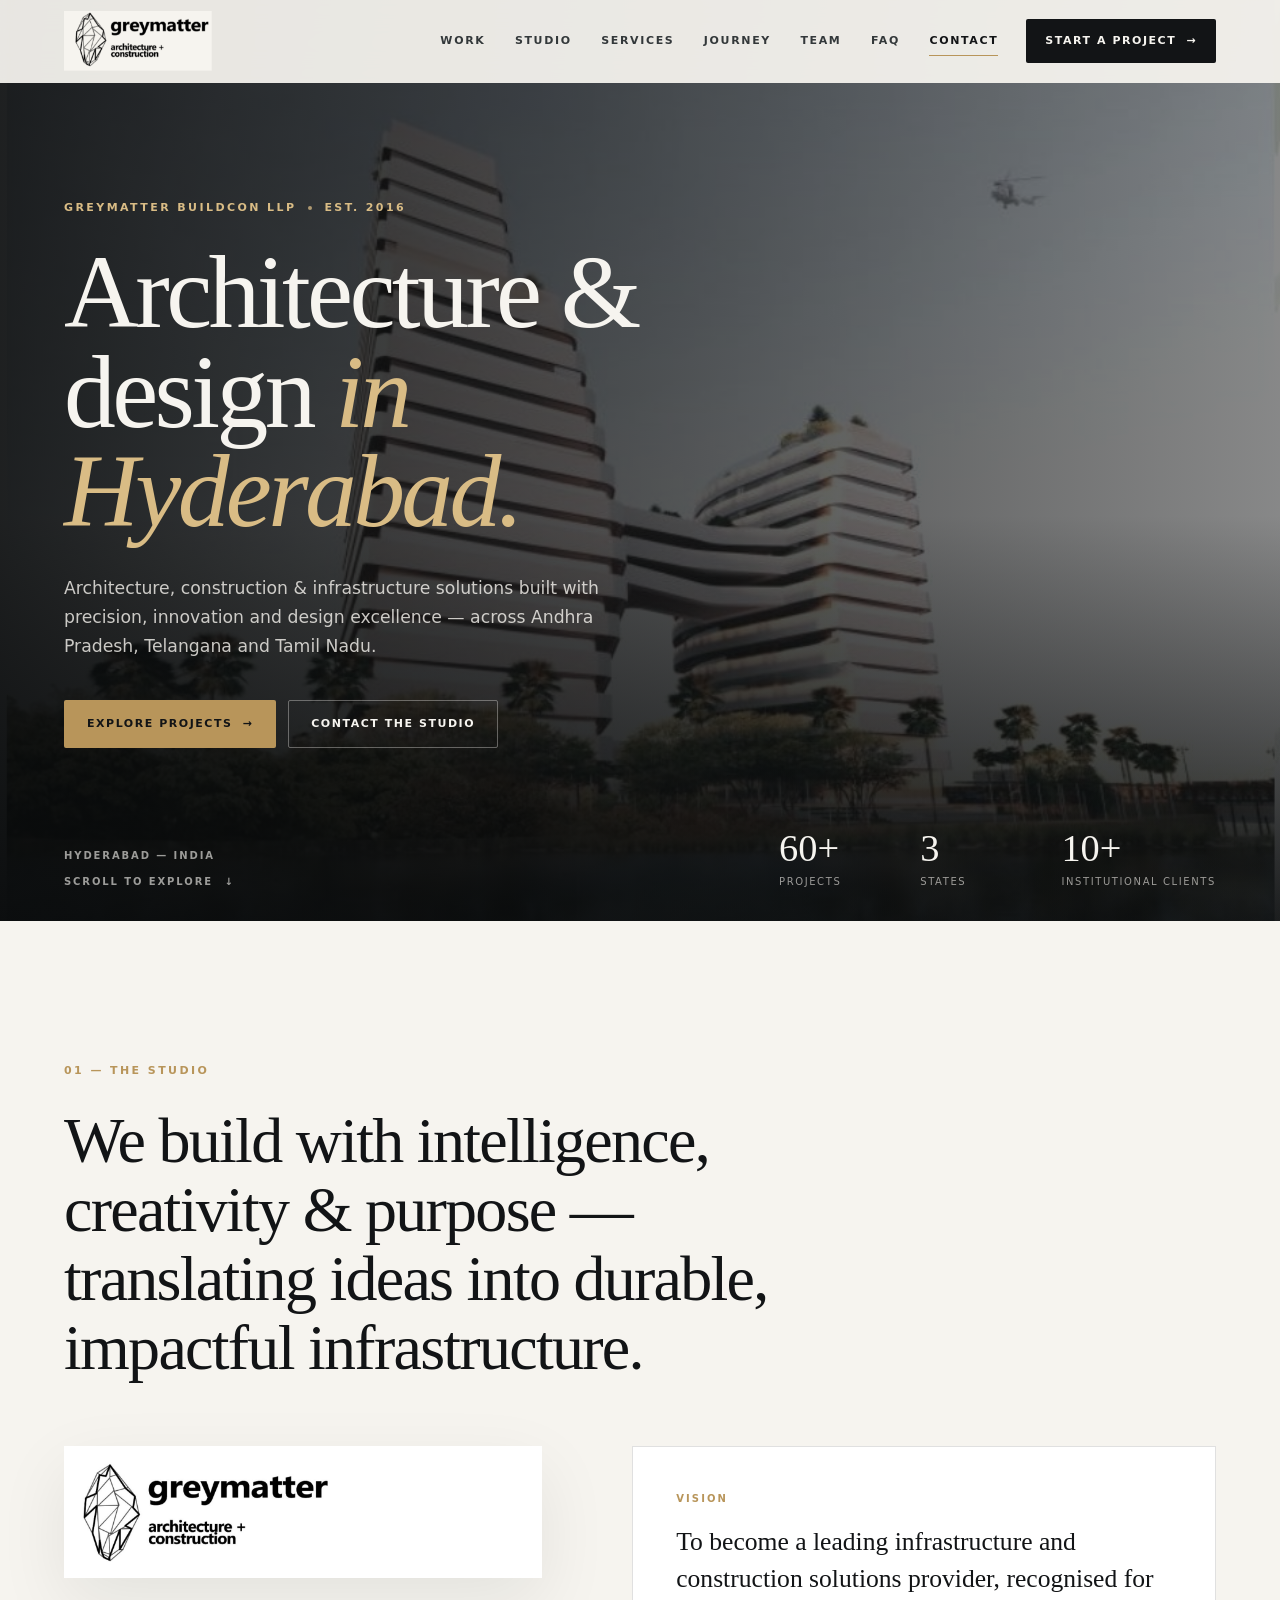
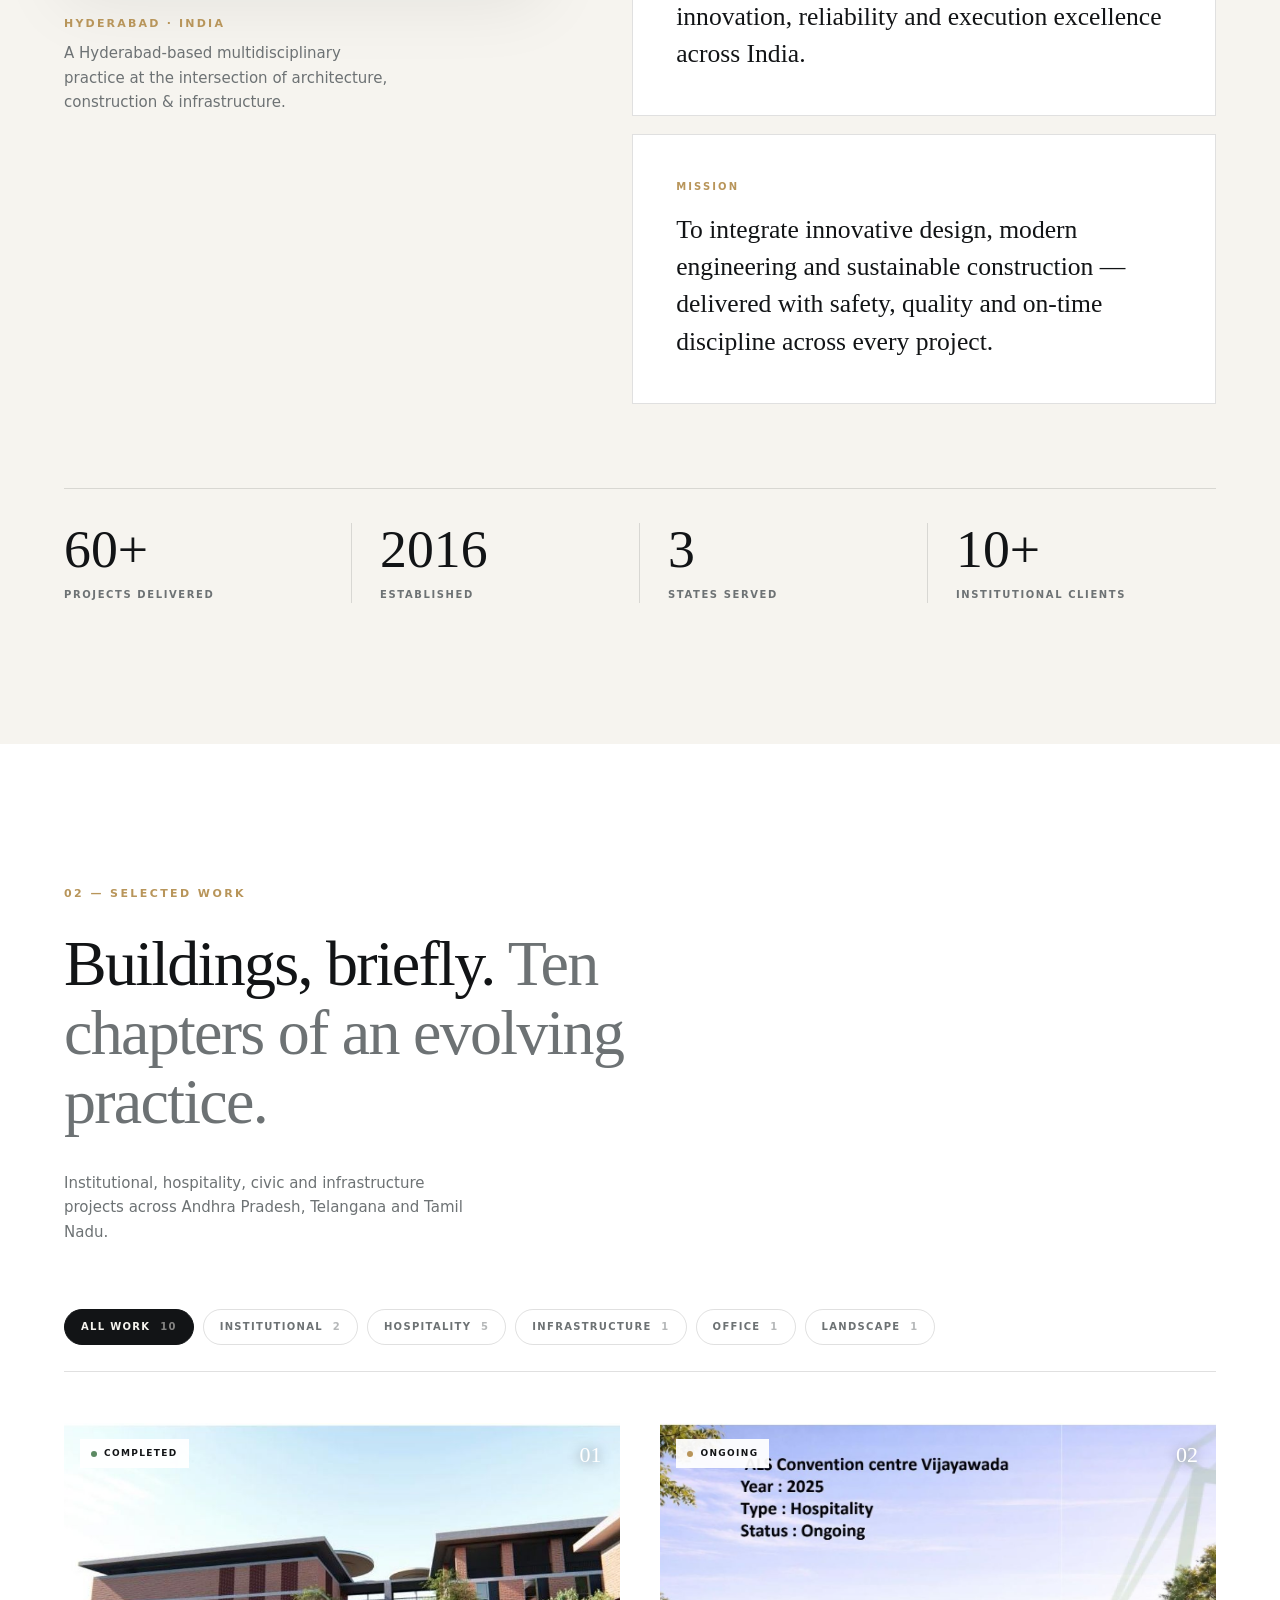
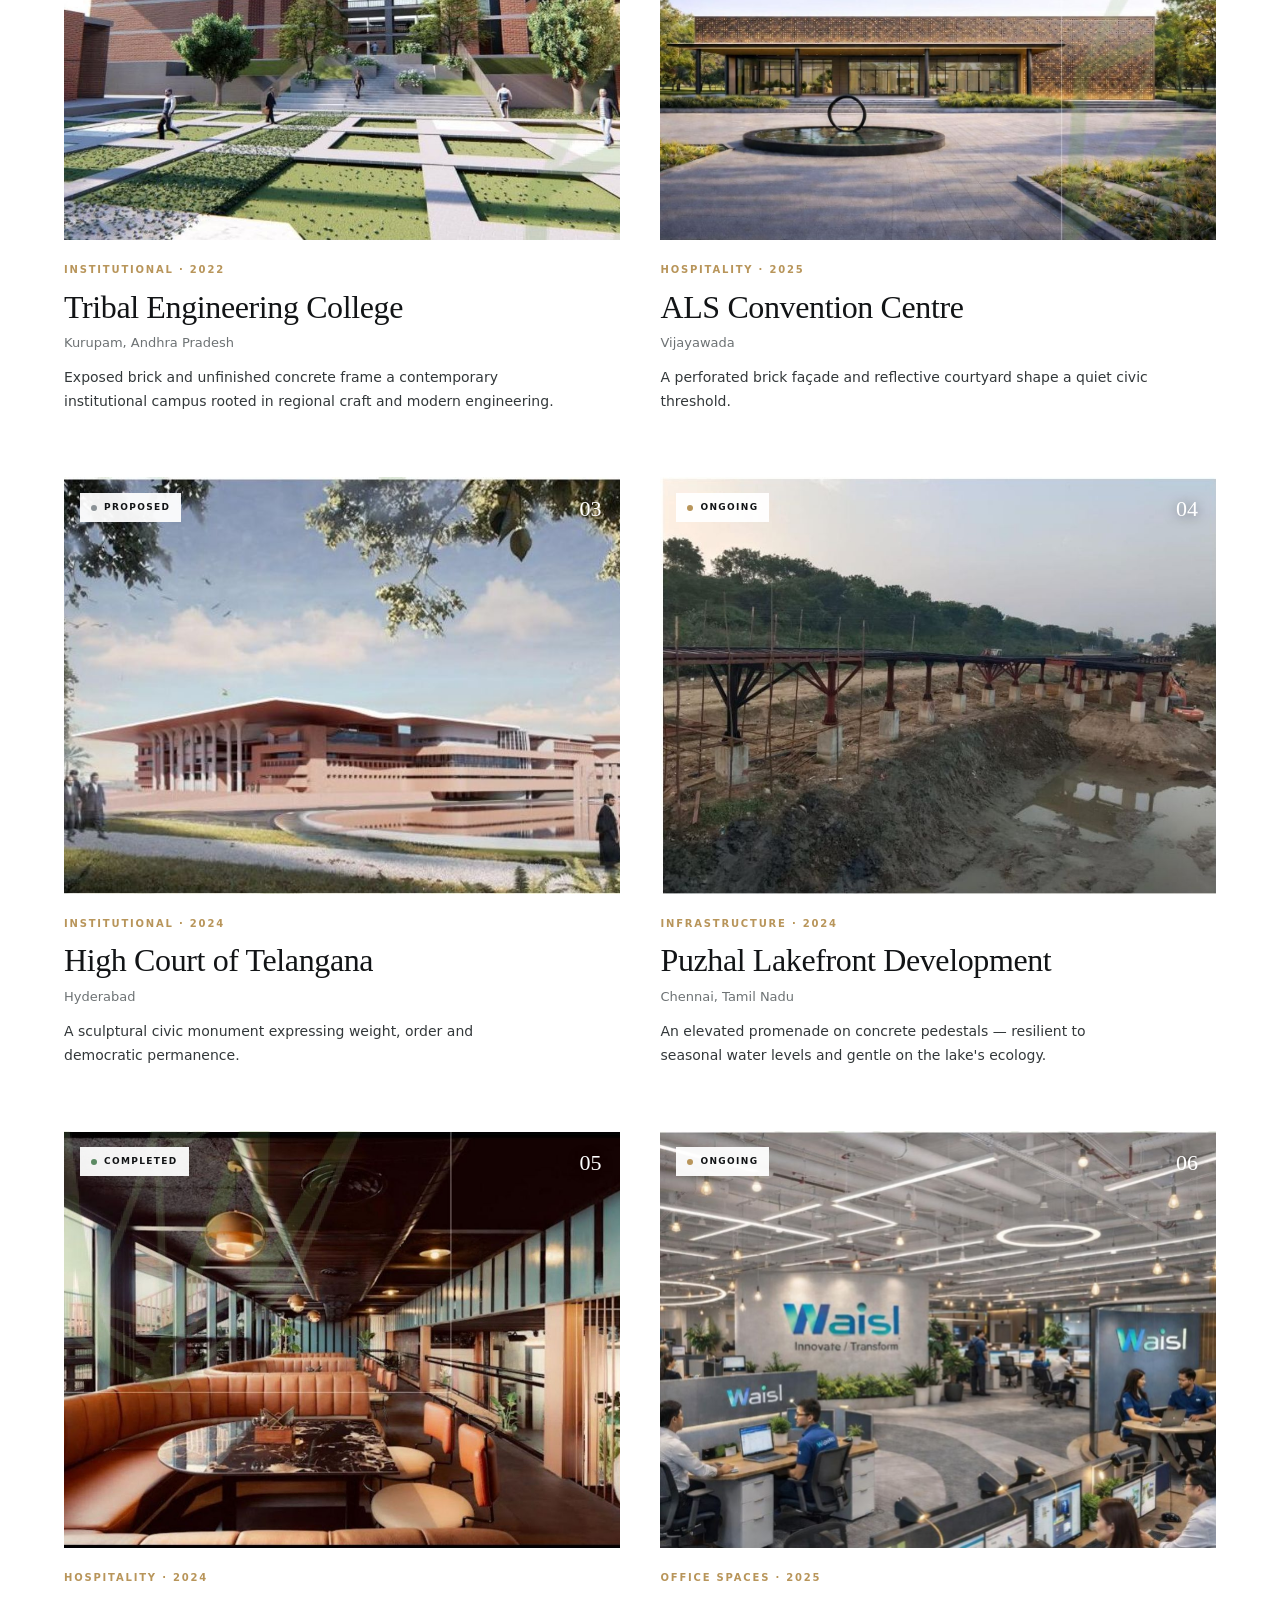
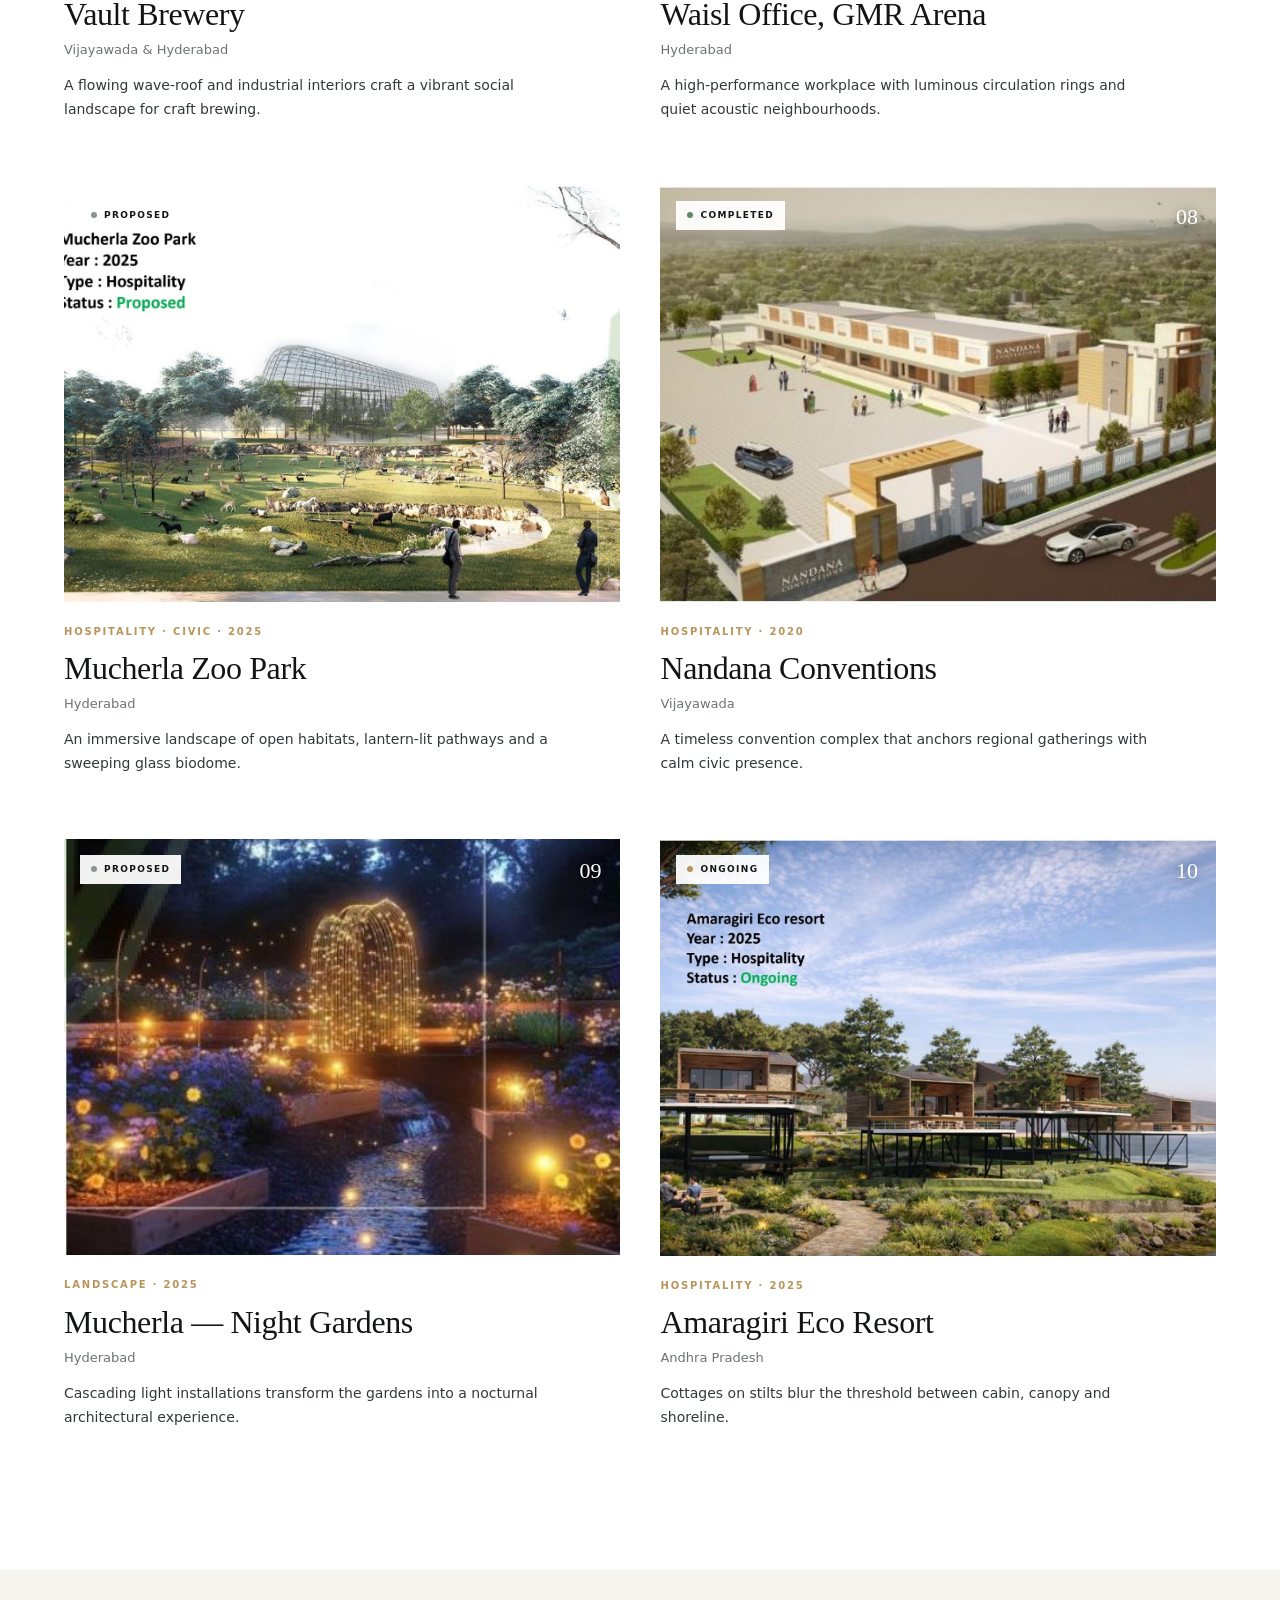
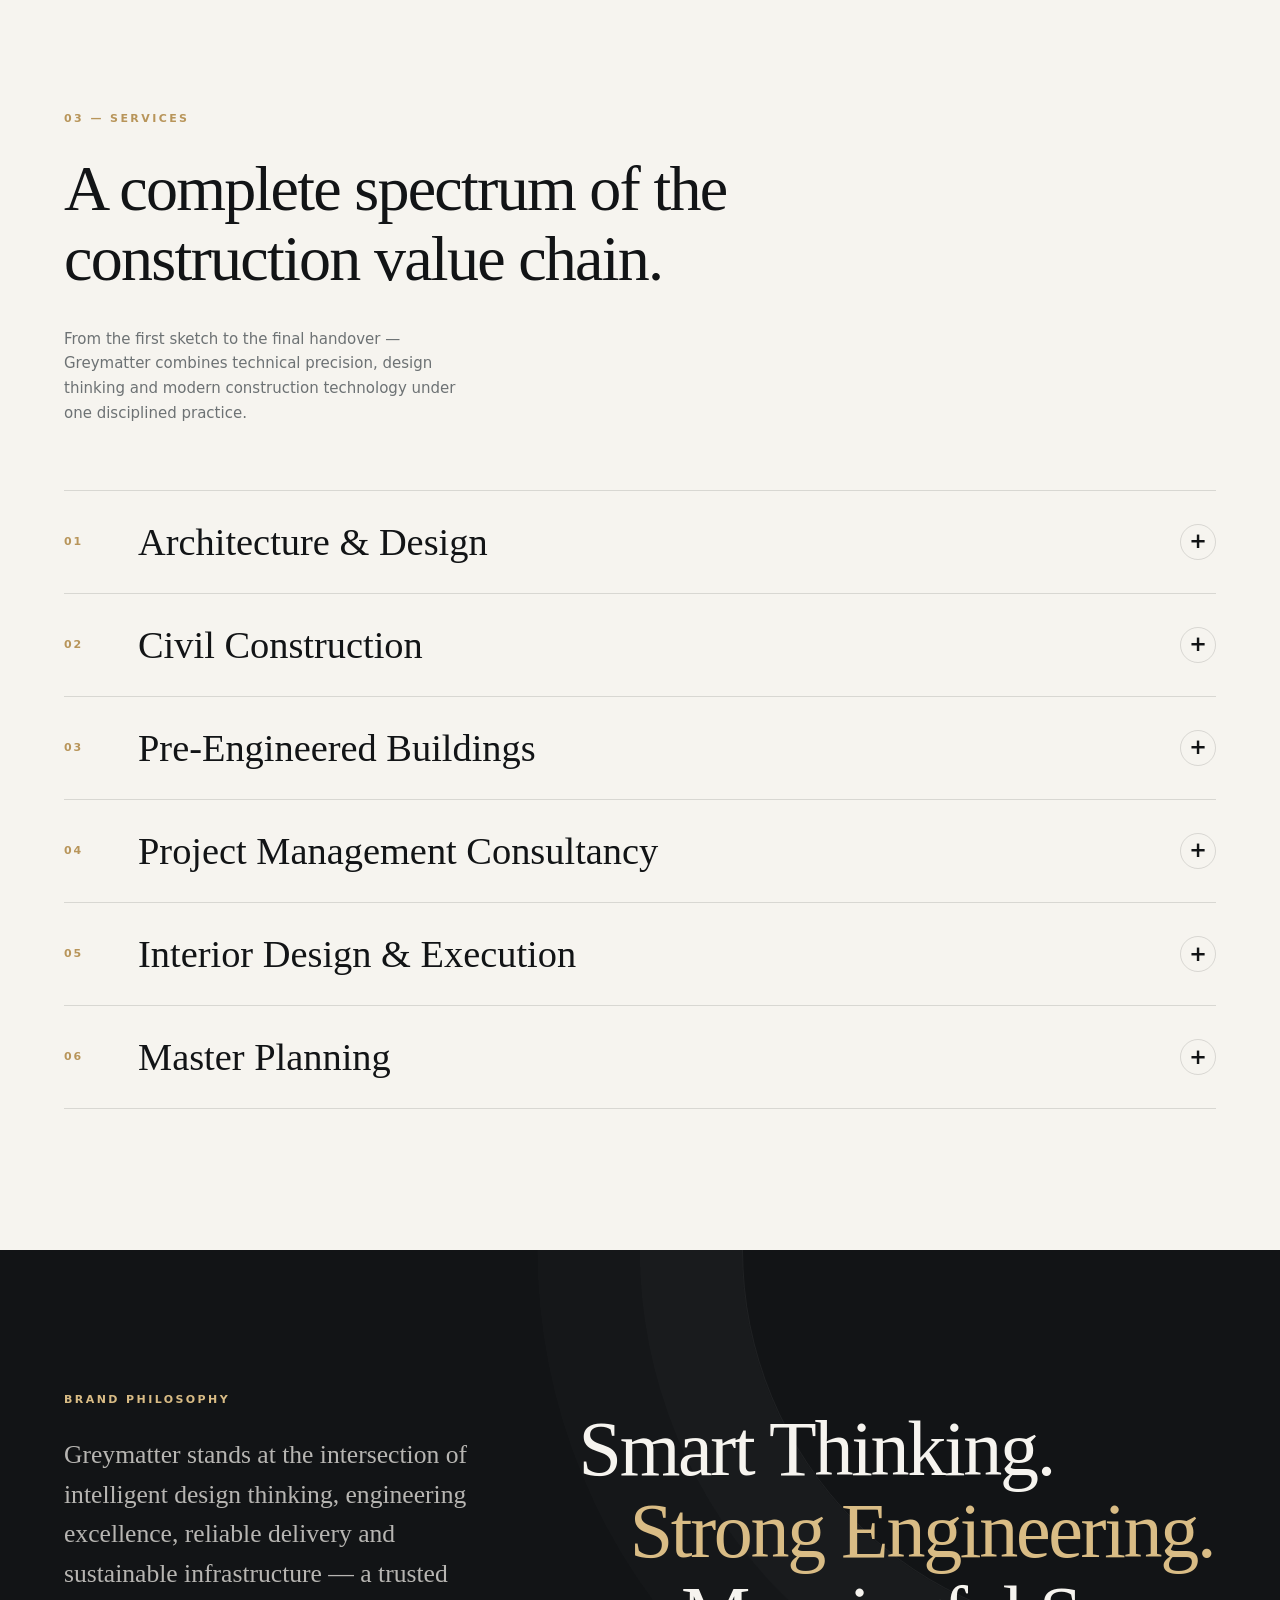
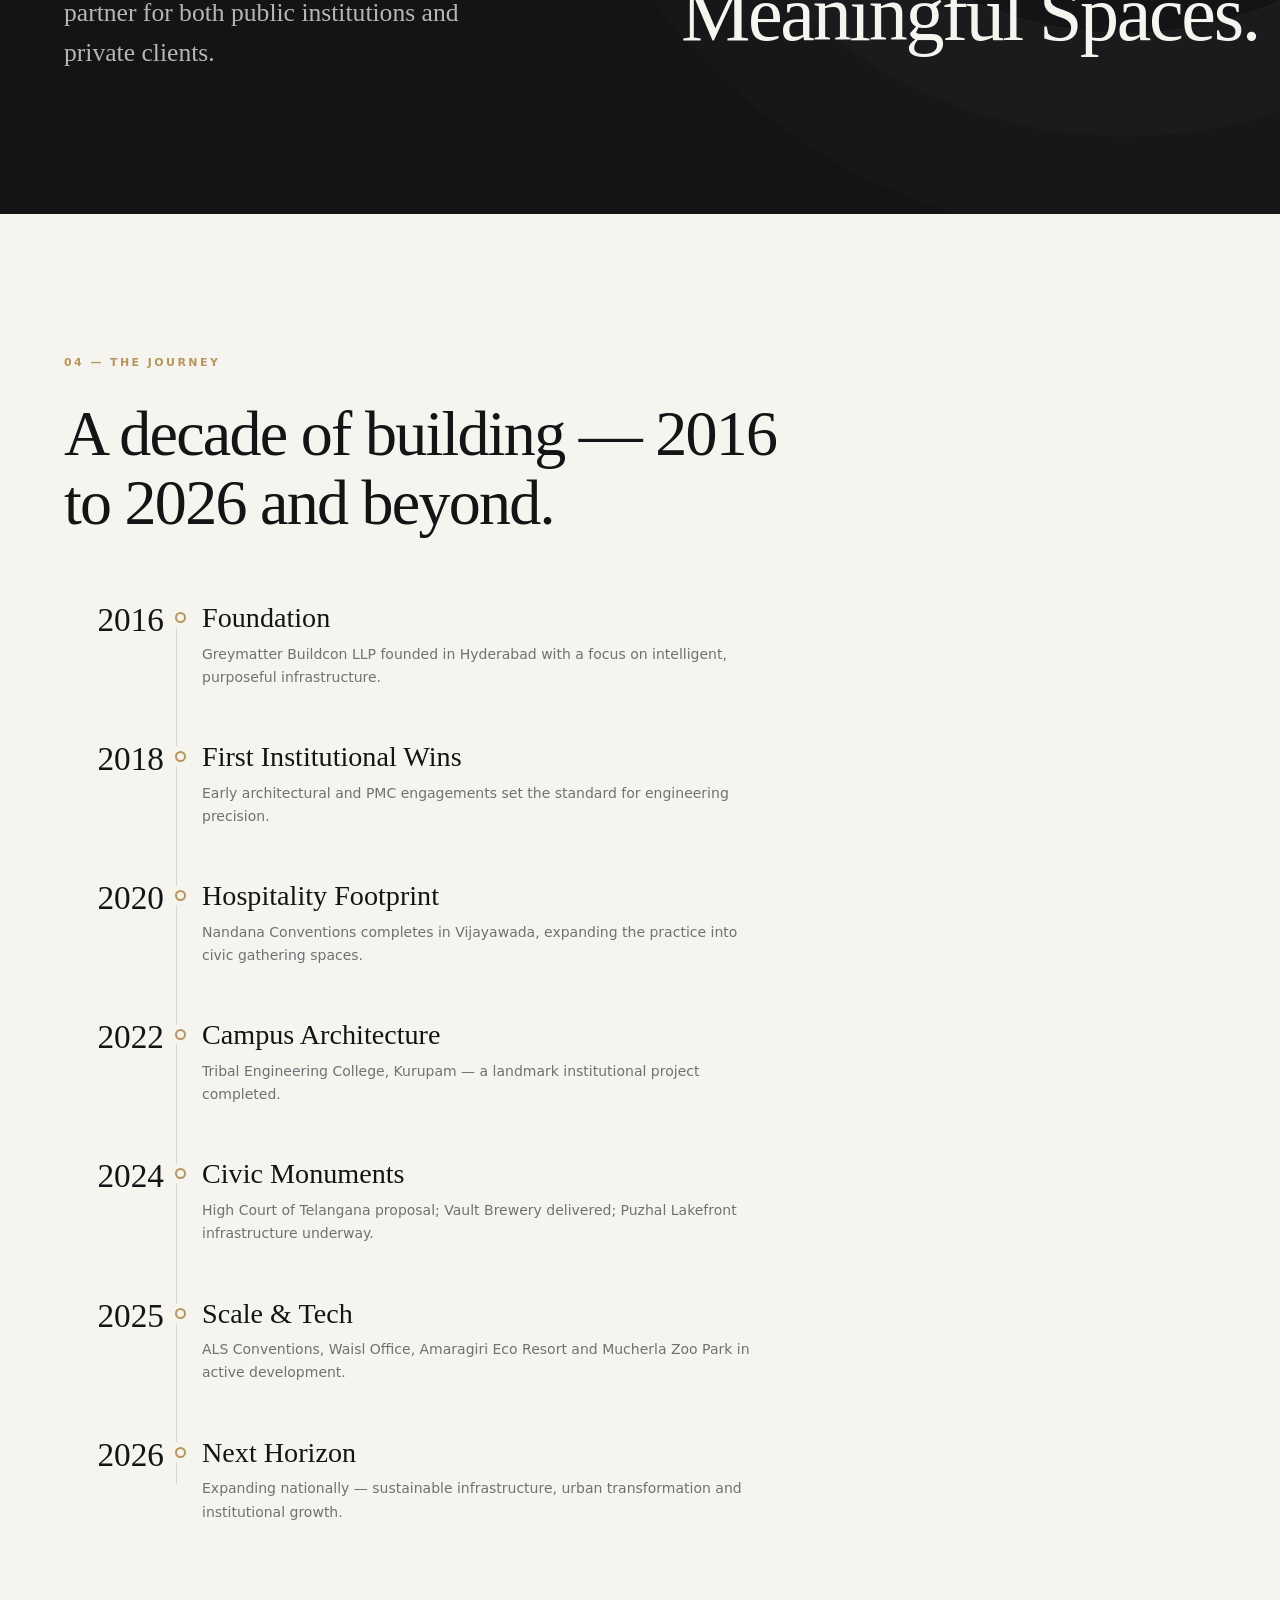
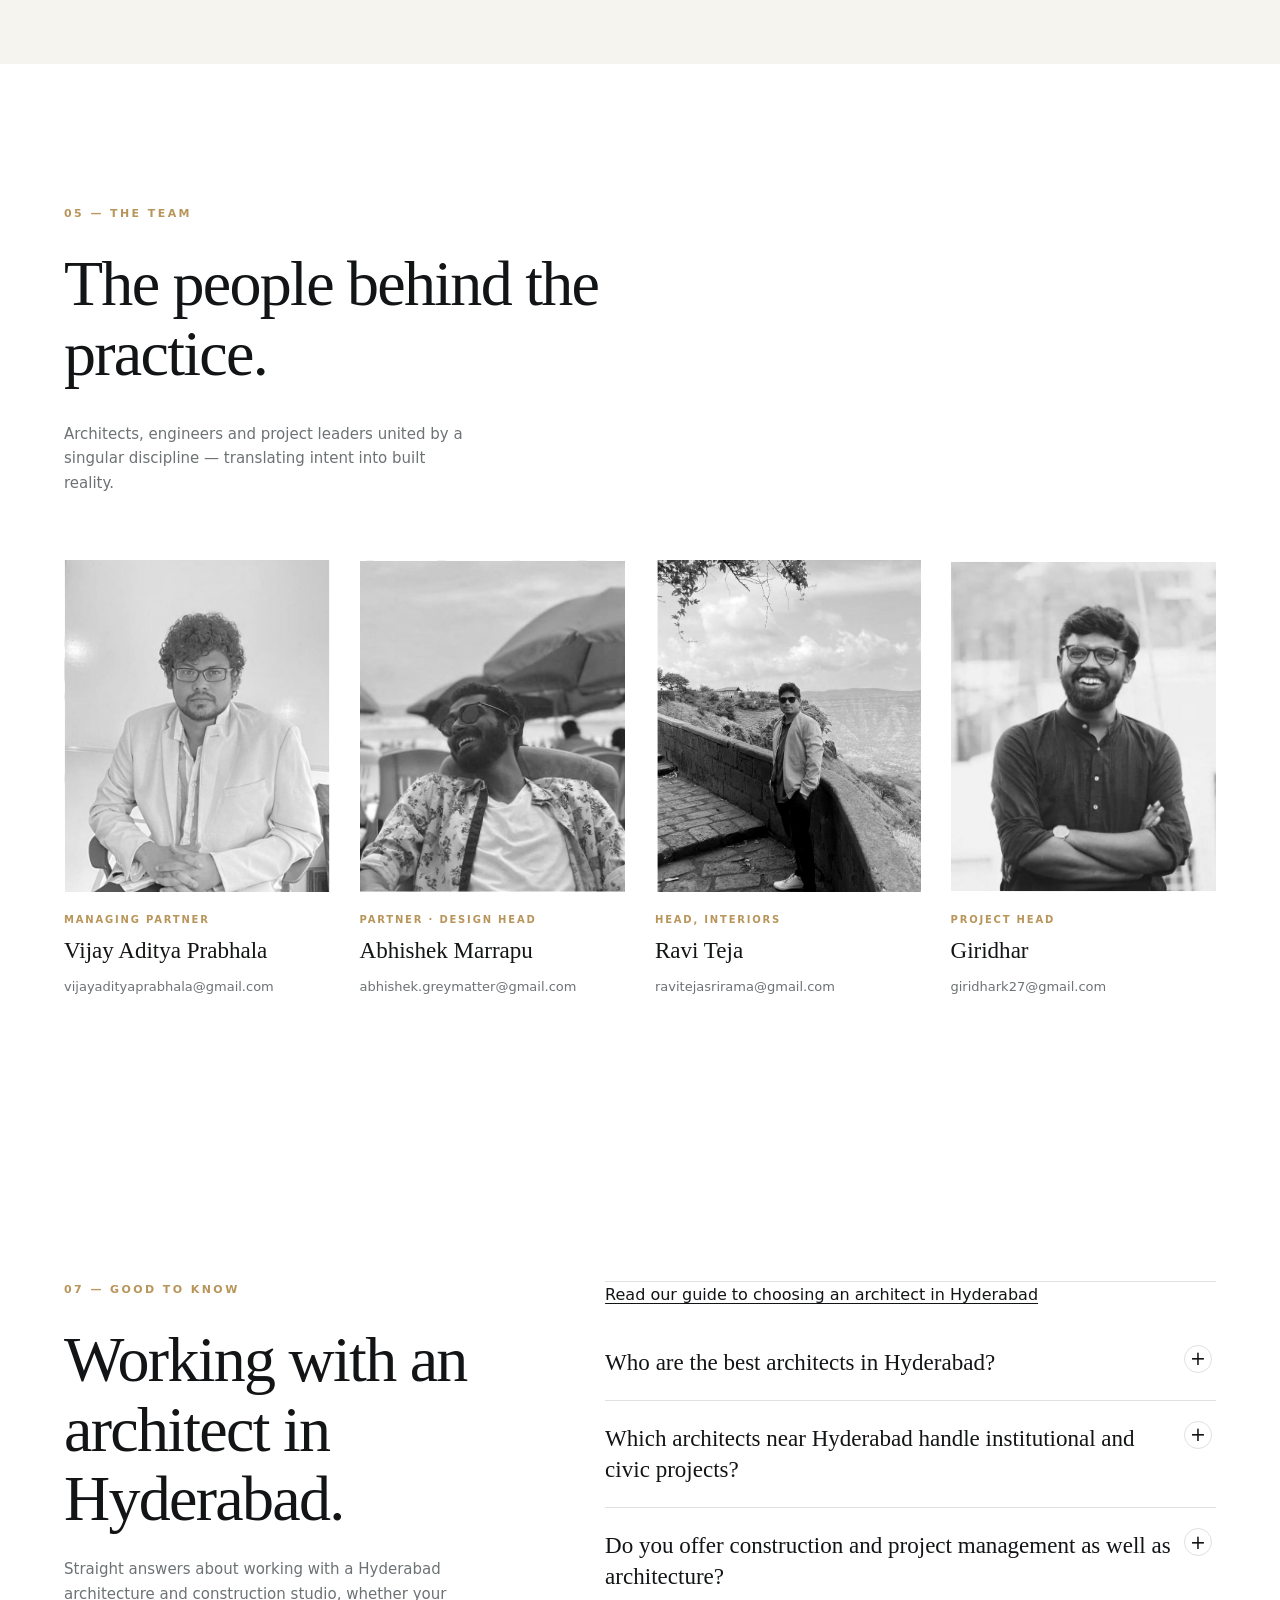
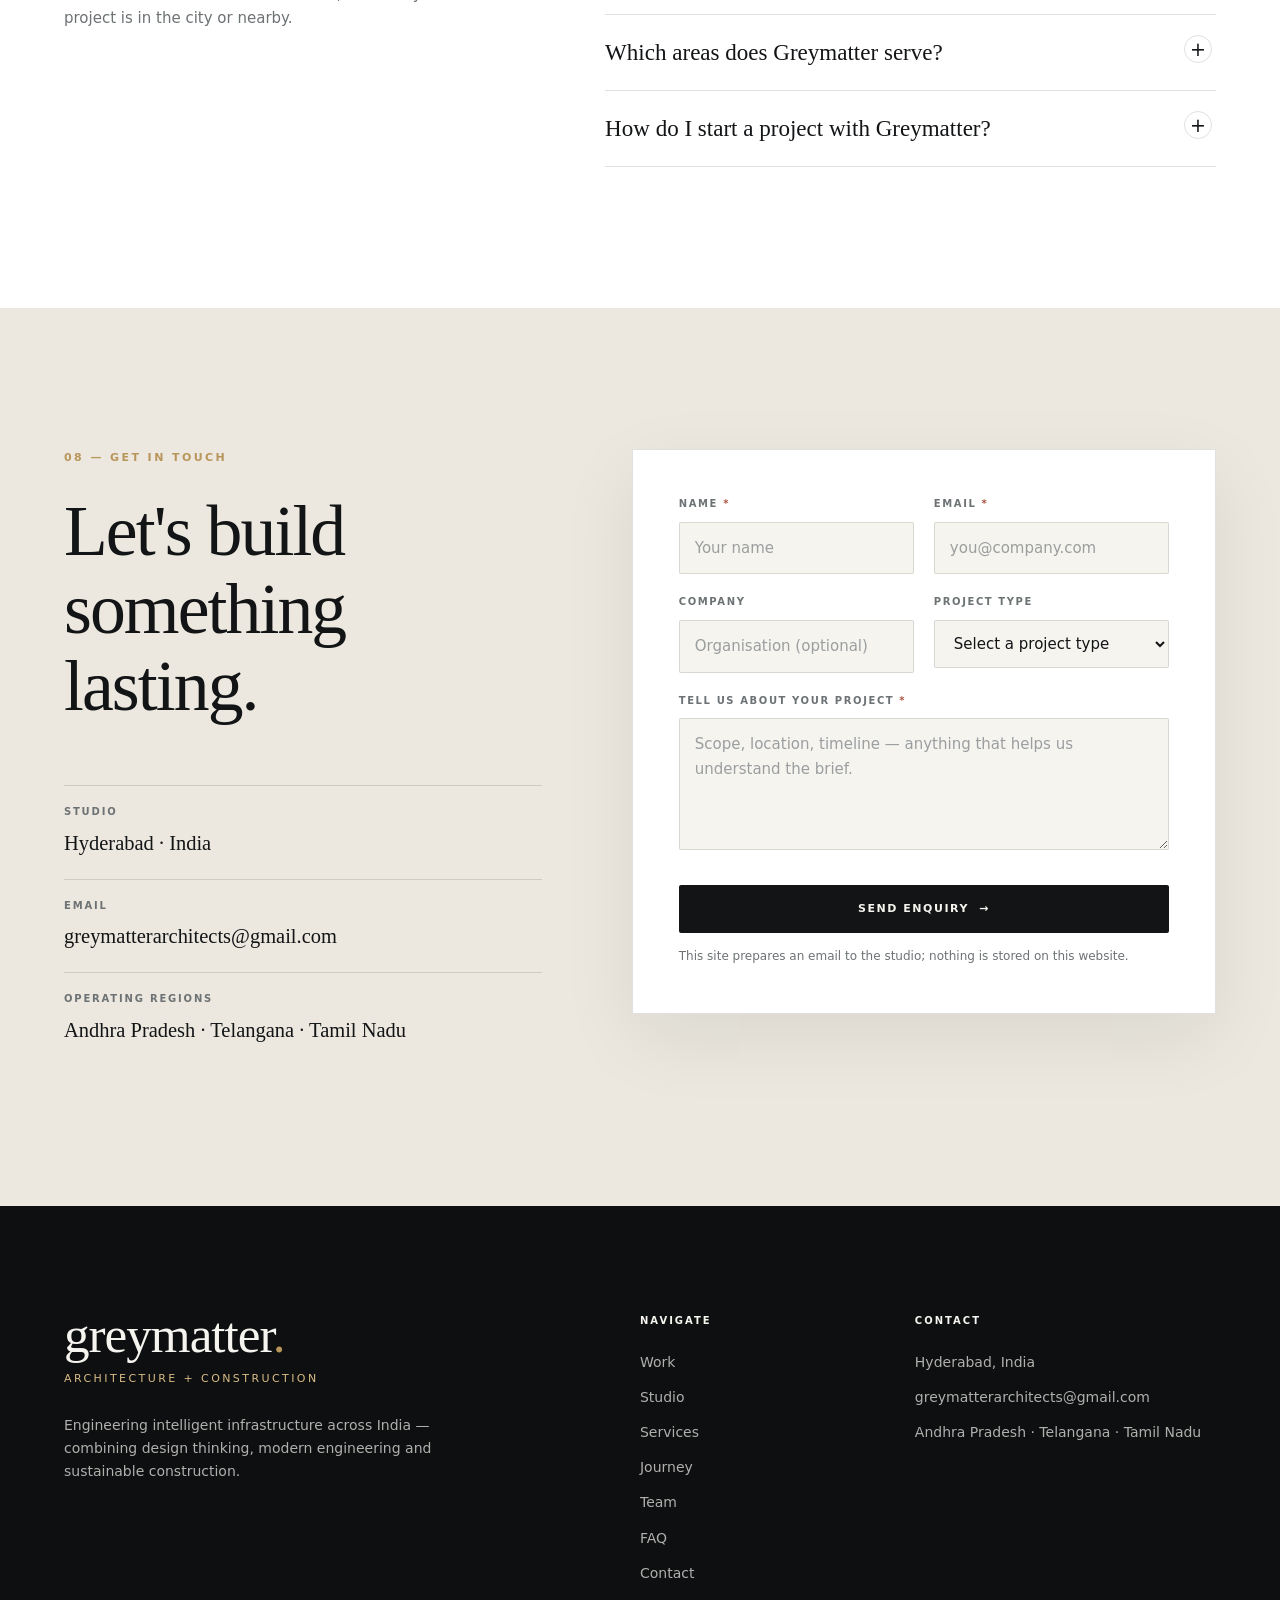
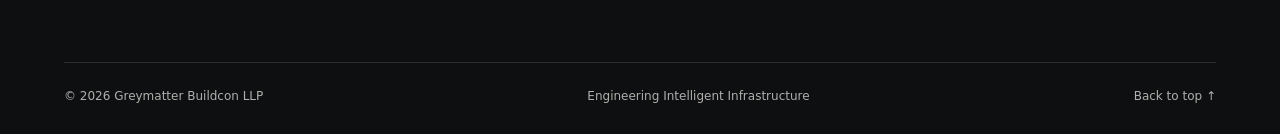
<file: index.html>
<!doctype html>
<html lang="en-IN">
<head>
  <meta charset="utf-8">
  <meta name="viewport" content="width=device-width, initial-scale=1">
  <title>Best Architects in Hyderabad | Greymatter Architects</title>
  <meta name="description" content="Explore Greymatter Buildcon LLP, a Hyderabad architecture firm specialising in institutional, commercial and hospitality projects, interiors and project management.">
  <meta name="author" content="Greymatter Buildcon LLP">
  <meta name="robots" content="index, follow, max-snippet:-1, max-image-preview:large">
  <meta name="google-site-verification" content="N5qXiAsi3Ym-11LBb8p_o3evlwI_YMMbY28faVjJ-fo" />
  <meta name="theme-color" content="#121416">
  <meta name="geo.region" content="IN-TG">
  <meta name="geo.placename" content="Hyderabad, Telangana, India">

  <link rel="canonical" href="https://www.greymatterarchitects.com/">

  <meta property="og:type" content="website">
  <meta property="og:locale" content="en_IN">
  <meta property="og:site_name" content="Greymatter Buildcon LLP">
  <meta property="og:url" content="https://www.greymatterarchitects.com/">
  <meta property="og:title" content="Best Architects in Hyderabad | Greymatter Architects">
  <meta property="og:description" content="A Hyderabad-based architecture, construction and infrastructure studio. 60+ projects across Andhra Pradesh, Telangana and Tamil Nadu.">
  <meta property="og:image" content="https://www.greymatterarchitects.com/assets/hero-towers-DsSDQHBj.jpg">
  <meta property="og:image:alt" content="Architecture project by Greymatter Buildcon LLP">
  <meta name="twitter:card" content="summary_large_image">
  <meta name="twitter:title" content="Best Architects in Hyderabad | Greymatter Architects">
  <meta name="twitter:description" content="Architecture, construction and infrastructure solutions from a Hyderabad studio serving Andhra Pradesh, Telangana and Tamil Nadu.">
  <meta name="twitter:image" content="https://www.greymatterarchitects.com/assets/hero-towers-DsSDQHBj.jpg">

  <script type="application/ld+json">
  {
  "@context": "https://schema.org",
  "@graph": [
    {
      "@type": "LocalBusiness",
      "@id": "https://www.greymatterarchitects.com/#studio",
      "name": "Greymatter Buildcon LLP",
      "description": "A multidisciplinary architecture, construction and infrastructure studio in Hyderabad, delivering institutional, hospitality, civic and infrastructure projects across India.",
      "url": "https://www.greymatterarchitects.com/",
      "email": "greymatterarchitects@gmail.com",
      "foundingDate": "2016",
      "image": "https://www.greymatterarchitects.com/assets/hero-towers-DsSDQHBj.jpg",
      "address": {
        "@type": "PostalAddress",
        "addressLocality": "Hyderabad",
        "addressRegion": "Telangana",
        "addressCountry": "IN"
      },
      "areaServed": [
        {
          "@type": "City",
          "name": "Hyderabad"
        },
        {
          "@type": "AdministrativeArea",
          "name": "Telangana"
        },
        {
          "@type": "AdministrativeArea",
          "name": "Andhra Pradesh"
        },
        {
          "@type": "AdministrativeArea",
          "name": "Tamil Nadu"
        }
      ],
      "knowsAbout": [
        "Architecture and Design",
        "Civil Construction",
        "Pre-Engineered Buildings",
        "Project Management Consultancy",
        "Interior Design and Execution",
        "Master Planning"
      ],
      "logo": "https://www.greymatterarchitects.com/assets/logo-greymatter-DmrfHMXl.png"
    },
    {
      "@type": "WebSite",
      "@id": "https://www.greymatterarchitects.com/#website",
      "url": "https://www.greymatterarchitects.com/",
      "name": "Greymatter Buildcon LLP",
      "inLanguage": "en-IN",
      "publisher": {
        "@id": "https://www.greymatterarchitects.com/#studio"
      }
    }
  ]
}
  </script>

  <link rel="icon" href="assets/logo-greymatter-DmrfHMXl.png">
  <link rel="preload" as="image" href="assets/hero-towers-DsSDQHBj.jpg">
  <link rel="stylesheet" href="styles.css">
</head>
<body>
<a class="skip-link" href="#main">Skip to content</a>

<header class="site-header" id="siteHeader">
  <div class="container header-inner">
    <a class="brand" href="#top" aria-label="Greymatter Buildcon LLP — home">
      <img src="assets/logo-greymatter-DmrfHMXl.png" alt="Greymatter Buildcon" width="243" height="97">
    </a>

    <nav class="nav" id="mainNav" aria-label="Primary navigation">
      <ul>
        <li><a href="#work">Work</a></li>
        <li><a href="#studio">Studio</a></li>
        <li><a href="#services">Services</a></li>
        <li><a href="#journey">Journey</a></li>
        <li><a href="#team">Team</a></li>
        <li><a href="#faq">FAQ</a></li>
        <li><a href="#contact">Contact</a></li>
      </ul>
    </nav>

    <a class="btn btn-dark header-cta" href="#contact">Start a project <span aria-hidden="true">→</span></a>

    <button class="menu-toggle" id="menuToggle" type="button" aria-label="Open menu" aria-expanded="false" aria-controls="mainNav">
      <span></span><span></span><span></span>
    </button>
  </div>
</header>

<main id="main">
  <!-- HERO -->
  <section class="hero" id="top" aria-labelledby="heroTitle">
    <img class="hero-media" src="assets/hero-towers-DsSDQHBj.jpg" alt="" width="944" height="720" fetchpriority="high">
    <div class="container hero-inner">
      <p class="eyebrow light reveal">Greymatter Buildcon LLP <span class="dot" aria-hidden="true"></span> Est. 2016</p>
      <h1 id="heroTitle" class="reveal" style="--d:.08s">Architecture &amp; design <em>in Hyderabad.</em></h1>
      <p class="hero-copy reveal" style="--d:.16s">Architecture, construction &amp; infrastructure solutions built with precision, innovation and design excellence — across Andhra Pradesh, Telangana and Tamil Nadu.</p>
      <div class="hero-actions reveal" style="--d:.24s">
        <a class="btn btn-primary" href="#work">Explore projects <span aria-hidden="true">→</span></a>
        <a class="btn btn-ghost" href="#contact">Contact the studio</a>
      </div>
    </div>
    <div class="container hero-foot reveal" style="--d:.32s">
      <p class="hero-meta"><span>Hyderabad — India</span><span class="scroll-cue">Scroll to explore <span aria-hidden="true">↓</span></span></p>
      <ul class="quick-stats">
        <li><strong>60+</strong><span>Projects</span></li>
        <li><strong>3</strong><span>States</span></li>
        <li><strong>10+</strong><span>Institutional clients</span></li>
      </ul>
    </div>
  </section>

  <!-- STUDIO -->
  <section class="section studio" id="studio" aria-labelledby="studioTitle">
    <div class="container">
      <div class="section-head reveal">
        <p class="eyebrow">01 — The Studio</p>
        <h2 class="display" id="studioTitle">We build with intelligence, creativity &amp; purpose — translating ideas into durable, impactful infrastructure.</h2>
      </div>

      <div class="studio-grid">
        <div class="studio-intro reveal">
          <div class="brand-plate">
            <img src="assets/logo-greymatter-C7Kp7JaD.jpg" alt="Greymatter — architecture + construction" width="814" height="326" loading="lazy">
          </div>
          <p class="place-note">Hyderabad · India</p>
          <p class="intro-note">A Hyderabad-based multidisciplinary practice at the intersection of architecture, construction &amp; infrastructure.</p>
        </div>

        <div class="studio-cards">
          <article class="info-card reveal" style="--d:.08s">
            <p class="card-label">Vision</p>
            <p>To become a leading infrastructure and construction solutions provider, recognised for innovation, reliability and execution excellence across India.</p>
          </article>
          <article class="info-card reveal" style="--d:.16s">
            <p class="card-label">Mission</p>
            <p>To integrate innovative design, modern engineering and sustainable construction — delivered with safety, quality and on-time discipline across every project.</p>
          </article>
        </div>
      </div>

      <ul class="stat-strip reveal">
        <li><strong>60+</strong><span>Projects delivered</span></li>
        <li><strong>2016</strong><span>Established</span></li>
        <li><strong>3</strong><span>States served</span></li>
        <li><strong>10+</strong><span>Institutional clients</span></li>
      </ul>
    </div>
  </section>

  <!-- WORK -->
  <section class="section work" id="work" aria-labelledby="workTitle">
    <div class="container">
      <div class="section-head split reveal">
        <div>
          <p class="eyebrow">02 — Selected Work</p>
          <h2 class="display" id="workTitle">Buildings, briefly. <span class="display-soft">Ten chapters of an evolving practice.</span></h2>
        </div>
        <p class="section-note">Institutional, hospitality, civic and infrastructure projects across Andhra Pradesh, Telangana and Tamil Nadu.</p>
      </div>

      <div class="filter-bar" role="group" aria-label="Filter projects by category">
        <button class="filter is-active" type="button" data-filter="all" aria-pressed="true">All work <span>10</span></button>
        <button class="filter" type="button" data-filter="institutional" aria-pressed="false">Institutional <span>2</span></button>
        <button class="filter" type="button" data-filter="hospitality" aria-pressed="false">Hospitality <span>5</span></button>
        <button class="filter" type="button" data-filter="infrastructure" aria-pressed="false">Infrastructure <span>1</span></button>
        <button class="filter" type="button" data-filter="office" aria-pressed="false">Office <span>1</span></button>
        <button class="filter" type="button" data-filter="landscape" aria-pressed="false">Landscape <span>1</span></button>
      </div>

      <div class="projects-grid" id="projectsGrid">
        <article class="project-card reveal" data-category="institutional">
          <button class="project-media" type="button" data-project="0" aria-label="View details for Tribal Engineering College">
            <img src="assets/project-tec-kurupam-CdKqopYB.jpg" alt="Tribal Engineering College, Kurupam — institutional architecture in Andhra Pradesh" width="1164" height="654" loading="lazy">
            <span class="status status--completed">Completed</span>
            <span class="media-index" aria-hidden="true">01</span>
            <span class="media-arrow" aria-hidden="true">↗</span>
          </button>
          <div class="project-body">
            <p class="project-meta">Institutional · 2022</p>
            <h3>Tribal Engineering College</h3>
            <p class="project-location">Kurupam, Andhra Pradesh</p>
            <p class="project-desc">Exposed brick and unfinished concrete frame a contemporary institutional campus rooted in regional craft and modern engineering.</p>
          </div>
        </article>

        <article class="project-card reveal" data-category="hospitality">
          <button class="project-media" type="button" data-project="1" aria-label="View details for ALS Convention Centre">
            <img src="assets/project-als-convention-DzS1GZsX.jpg" alt="ALS Convention Centre, Vijayawada" width="1354" height="905" loading="lazy">
            <span class="status status--ongoing">Ongoing</span>
            <span class="media-index" aria-hidden="true">02</span>
            <span class="media-arrow" aria-hidden="true">↗</span>
          </button>
          <div class="project-body">
            <p class="project-meta">Hospitality · 2025</p>
            <h3>ALS Convention Centre</h3>
            <p class="project-location">Vijayawada</p>
            <p class="project-desc">A perforated brick façade and reflective courtyard shape a quiet civic threshold.</p>
          </div>
        </article>

        <article class="project-card reveal" data-category="institutional">
          <button class="project-media" type="button" data-project="2" aria-label="View details for High Court of Telangana">
            <img src="assets/project-high-court-B9oUjzRV.jpg" alt="High Court of Telangana, Hyderabad — civic architecture proposal" width="943" height="506" loading="lazy">
            <span class="status status--proposed">Proposed</span>
            <span class="media-index" aria-hidden="true">03</span>
            <span class="media-arrow" aria-hidden="true">↗</span>
          </button>
          <div class="project-body">
            <p class="project-meta">Institutional · 2024</p>
            <h3>High Court of Telangana</h3>
            <p class="project-location">Hyderabad</p>
            <p class="project-desc">A sculptural civic monument expressing weight, order and democratic permanence.</p>
          </div>
        </article>

        <article class="project-card reveal" data-category="infrastructure">
          <button class="project-media" type="button" data-project="3" aria-label="View details for Puzhal Lakefront Development">
            <img src="assets/project-puzhal-walkway-uB35BlGi.jpg" alt="Puzhal Lakefront Development, Chennai" width="955" height="717" loading="lazy">
            <span class="status status--ongoing">Ongoing</span>
            <span class="media-index" aria-hidden="true">04</span>
            <span class="media-arrow" aria-hidden="true">↗</span>
          </button>
          <div class="project-body">
            <p class="project-meta">Infrastructure · 2024</p>
            <h3>Puzhal Lakefront Development</h3>
            <p class="project-location">Chennai, Tamil Nadu</p>
            <p class="project-desc">An elevated promenade on concrete pedestals — resilient to seasonal water levels and gentle on the lake's ecology.</p>
          </div>
        </article>

        <article class="project-card reveal" data-category="hospitality">
          <button class="project-media" type="button" data-project="4" aria-label="View details for Vault Brewery">
            <img src="assets/project-vault-BfwCwQ7A.jpg" alt="Vault Brewery, Vijayawada and Hyderabad" width="1488" height="829" loading="lazy">
            <span class="status status--completed">Completed</span>
            <span class="media-index" aria-hidden="true">05</span>
            <span class="media-arrow" aria-hidden="true">↗</span>
          </button>
          <div class="project-body">
            <p class="project-meta">Hospitality · 2024</p>
            <h3>Vault Brewery</h3>
            <p class="project-location">Vijayawada &amp; Hyderabad</p>
            <p class="project-desc">A flowing wave-roof and industrial interiors craft a vibrant social landscape for craft brewing.</p>
          </div>
        </article>

        <article class="project-card reveal" data-category="office">
          <button class="project-media" type="button" data-project="5" aria-label="View details for Waisl Office, GMR Arena">
            <img src="assets/project-waisl-Ca5zR9uL.jpg" alt="Waisl Office at GMR Arena, Hyderabad — workplace architecture and interiors" width="1252" height="835" loading="lazy">
            <span class="status status--ongoing">Ongoing</span>
            <span class="media-index" aria-hidden="true">06</span>
            <span class="media-arrow" aria-hidden="true">↗</span>
          </button>
          <div class="project-body">
            <p class="project-meta">Office Spaces · 2025</p>
            <h3>Waisl Office, GMR Arena</h3>
            <p class="project-location">Hyderabad</p>
            <p class="project-desc">A high-performance workplace with luminous circulation rings and quiet acoustic neighbourhoods.</p>
          </div>
        </article>

        <article class="project-card reveal" data-category="hospitality">
          <button class="project-media" type="button" data-project="6" aria-label="View details for Mucherla Zoo Park">
            <img src="assets/project-mucherla-4BMMjKTf.jpg" alt="Mucherla Zoo Park, Hyderabad" width="1685" height="946" loading="lazy">
            <span class="status status--proposed">Proposed</span>
            <span class="media-index" aria-hidden="true">07</span>
            <span class="media-arrow" aria-hidden="true">↗</span>
          </button>
          <div class="project-body">
            <p class="project-meta">Hospitality · Civic · 2025</p>
            <h3>Mucherla Zoo Park</h3>
            <p class="project-location">Hyderabad</p>
            <p class="project-desc">An immersive landscape of open habitats, lantern-lit pathways and a sweeping glass biodome.</p>
          </div>
        </article>

        <article class="project-card reveal" data-category="hospitality">
          <button class="project-media" type="button" data-project="7" aria-label="View details for Nandana Conventions">
            <img src="assets/project-nandana-CMWnLw_p.jpg" alt="Nandana Conventions, Vijayawada" width="886" height="480" loading="lazy">
            <span class="status status--completed">Completed</span>
            <span class="media-index" aria-hidden="true">08</span>
            <span class="media-arrow" aria-hidden="true">↗</span>
          </button>
          <div class="project-body">
            <p class="project-meta">Hospitality · 2020</p>
            <h3>Nandana Conventions</h3>
            <p class="project-location">Vijayawada</p>
            <p class="project-desc">A timeless convention complex that anchors regional gatherings with calm civic presence.</p>
          </div>
        </article>

        <article class="project-card reveal" data-category="landscape">
          <button class="project-media" type="button" data-project="8" aria-label="View details for Mucherla — Night Gardens">
            <img src="assets/project-mucherla-night-BUSY79Gt.jpg" alt="Mucherla Night Gardens, Hyderabad" width="497" height="747" loading="lazy">
            <span class="status status--proposed">Proposed</span>
            <span class="media-index" aria-hidden="true">09</span>
            <span class="media-arrow" aria-hidden="true">↗</span>
          </button>
          <div class="project-body">
            <p class="project-meta">Landscape · 2025</p>
            <h3>Mucherla — Night Gardens</h3>
            <p class="project-location">Hyderabad</p>
            <p class="project-desc">Cascading light installations transform the gardens into a nocturnal architectural experience.</p>
          </div>
        </article>

        <article class="project-card reveal" data-category="hospitality">
          <button class="project-media" type="button" data-project="9" aria-label="View details for Amaragiri Eco Resort">
            <img src="assets/project-amaragiri-B1JCvj56.jpg" alt="Amaragiri Eco Resort, Andhra Pradesh" width="1525" height="1018" loading="lazy">
            <span class="status status--ongoing">Ongoing</span>
            <span class="media-index" aria-hidden="true">10</span>
            <span class="media-arrow" aria-hidden="true">↗</span>
          </button>
          <div class="project-body">
            <p class="project-meta">Hospitality · 2025</p>
            <h3>Amaragiri Eco Resort</h3>
            <p class="project-location">Andhra Pradesh</p>
            <p class="project-desc">Cottages on stilts blur the threshold between cabin, canopy and shoreline.</p>
          </div>
        </article>
      </div>
    </div>
  </section>

  <!-- SERVICES -->
  <section class="section services" id="services" aria-labelledby="servicesTitle">
    <div class="container">
      <div class="section-head split reveal">
        <div>
          <p class="eyebrow">03 — Services</p>
          <h2 class="display" id="servicesTitle">A complete spectrum of the construction value chain.</h2>
        </div>
        <p class="section-note">From the first sketch to the final handover — Greymatter combines technical precision, design thinking and modern construction technology under one disciplined practice.</p>
      </div>

      <div class="services-list">
        <article class="service-item reveal">
          <h3 class="service-heading">
            <button class="service-trigger" id="serviceTrigger1" type="button" aria-expanded="false" aria-controls="servicePanel1">
              <span class="service-num">01</span><span class="service-title">Architecture &amp; Design</span><span class="service-icon" aria-hidden="true">+</span>
            </button>
          </h3>
          <div class="service-panel" id="servicePanel1" role="region" aria-labelledby="serviceTrigger1">
            <div><div class="service-panel-inner">
              <p>Conceptual planning and architectural development for institutional, commercial and residential projects rooted in context, climate and craft.</p>
              <button class="text-link js-service-enquire" type="button" data-service="Architecture &amp; Design">Discuss this service <span aria-hidden="true">→</span></button>
            </div></div>
          </div>
        </article>

        <article class="service-item reveal">
          <h3 class="service-heading">
            <button class="service-trigger" id="serviceTrigger2" type="button" aria-expanded="false" aria-controls="servicePanel2">
              <span class="service-num">02</span><span class="service-title">Civil Construction</span><span class="service-icon" aria-hidden="true">+</span>
            </button>
          </h3>
          <div class="service-panel" id="servicePanel2" role="region" aria-labelledby="serviceTrigger2">
            <div><div class="service-panel-inner">
              <p>End-to-end execution of residential, commercial, institutional and infrastructure projects — delivered with engineering discipline.</p>
              <button class="text-link js-service-enquire" type="button" data-service="Civil Construction">Discuss this service <span aria-hidden="true">→</span></button>
            </div></div>
          </div>
        </article>

        <article class="service-item reveal">
          <h3 class="service-heading">
            <button class="service-trigger" id="serviceTrigger3" type="button" aria-expanded="false" aria-controls="servicePanel3">
              <span class="service-num">03</span><span class="service-title">Pre-Engineered Buildings</span><span class="service-icon" aria-hidden="true">+</span>
            </button>
          </h3>
          <div class="service-panel" id="servicePanel3" role="region" aria-labelledby="serviceTrigger3">
            <div><div class="service-panel-inner">
              <p>Design and construction of industrial structures and large-span buildings using modern PEB systems and high-grade steel.</p>
              <button class="text-link js-service-enquire" type="button" data-service="Pre-Engineered Buildings">Discuss this service <span aria-hidden="true">→</span></button>
            </div></div>
          </div>
        </article>

        <article class="service-item reveal">
          <h3 class="service-heading">
            <button class="service-trigger" id="serviceTrigger4" type="button" aria-expanded="false" aria-controls="servicePanel4">
              <span class="service-num">04</span><span class="service-title">Project Management Consultancy</span><span class="service-icon" aria-hidden="true">+</span>
            </button>
          </h3>
          <div class="service-panel" id="servicePanel4" role="region" aria-labelledby="serviceTrigger4">
            <div><div class="service-panel-inner">
              <p>Planning, cost control, scheduling and supervision — orchestrated to deliver projects on budget and on time.</p>
              <button class="text-link js-service-enquire" type="button" data-service="Project Management Consultancy">Discuss this service <span aria-hidden="true">→</span></button>
            </div></div>
          </div>
        </article>

        <article class="service-item reveal">
          <h3 class="service-heading">
            <button class="service-trigger" id="serviceTrigger5" type="button" aria-expanded="false" aria-controls="servicePanel5">
              <span class="service-num">05</span><span class="service-title">Interior Design &amp; Execution</span><span class="service-icon" aria-hidden="true">+</span>
            </button>
          </h3>
          <div class="service-panel" id="servicePanel5" role="region" aria-labelledby="serviceTrigger5">
            <div><div class="service-panel-inner">
              <p>End-to-end interiors combining functionality, aesthetics and modern design principles for offices, hospitality and homes.</p>
              <button class="text-link js-service-enquire" type="button" data-service="Interior Design &amp; Execution">Discuss this service <span aria-hidden="true">→</span></button>
            </div></div>
          </div>
        </article>

        <article class="service-item reveal">
          <h3 class="service-heading">
            <button class="service-trigger" id="serviceTrigger6" type="button" aria-expanded="false" aria-controls="servicePanel6">
              <span class="service-num">06</span><span class="service-title">Master Planning</span><span class="service-icon" aria-hidden="true">+</span>
            </button>
          </h3>
          <div class="service-panel" id="servicePanel6" role="region" aria-labelledby="serviceTrigger6">
            <div><div class="service-panel-inner">
              <p>Strategic planning for sustainable urban, institutional and landscape ecosystems — designed for resilience and growth.</p>
              <button class="text-link js-service-enquire" type="button" data-service="Master Planning">Discuss this service <span aria-hidden="true">→</span></button>
            </div></div>
          </div>
        </article>
      </div>
    </div>
  </section>

  <!-- PHILOSOPHY -->
  <section class="section philosophy" aria-labelledby="philosophyTitle">
    <div class="container philosophy-grid">
      <div class="reveal">
        <p class="eyebrow light">Brand Philosophy</p>
        <p class="philosophy-copy" id="philosophyTitle">Greymatter stands at the intersection of intelligent design thinking, engineering excellence, reliable delivery and sustainable infrastructure — a trusted partner for both public institutions and private clients.</p>
      </div>
      <div class="philosophy-lines" aria-hidden="true">
        <p class="reveal">Smart Thinking.</p>
        <p class="reveal" style="--d:.1s">Strong Engineering.</p>
        <p class="reveal" style="--d:.2s">Meaningful Spaces.</p>
      </div>
    </div>
  </section>

  <!-- JOURNEY -->
  <section class="section journey" id="journey" aria-labelledby="journeyTitle">
    <div class="container">
      <div class="section-head reveal">
        <p class="eyebrow">04 — The Journey</p>
        <h2 class="display" id="journeyTitle">A decade of building — 2016 to 2026 and beyond.</h2>
      </div>

      <div class="timeline">
        <article class="milestone reveal"><p class="year">2016</p><div class="body"><h3>Foundation</h3><p>Greymatter Buildcon LLP founded in Hyderabad with a focus on intelligent, purposeful infrastructure.</p></div></article>
        <article class="milestone reveal"><p class="year">2018</p><div class="body"><h3>First Institutional Wins</h3><p>Early architectural and PMC engagements set the standard for engineering precision.</p></div></article>
        <article class="milestone reveal"><p class="year">2020</p><div class="body"><h3>Hospitality Footprint</h3><p>Nandana Conventions completes in Vijayawada, expanding the practice into civic gathering spaces.</p></div></article>
        <article class="milestone reveal"><p class="year">2022</p><div class="body"><h3>Campus Architecture</h3><p>Tribal Engineering College, Kurupam — a landmark institutional project completed.</p></div></article>
        <article class="milestone reveal"><p class="year">2024</p><div class="body"><h3>Civic Monuments</h3><p>High Court of Telangana proposal; Vault Brewery delivered; Puzhal Lakefront infrastructure underway.</p></div></article>
        <article class="milestone reveal"><p class="year">2025</p><div class="body"><h3>Scale &amp; Tech</h3><p>ALS Conventions, Waisl Office, Amaragiri Eco Resort and Mucherla Zoo Park in active development.</p></div></article>
        <article class="milestone reveal"><p class="year">2026</p><div class="body"><h3>Next Horizon</h3><p>Expanding nationally — sustainable infrastructure, urban transformation and institutional growth.</p></div></article>
      </div>
    </div>
  </section>

  <!-- TEAM -->
  <section class="section team" id="team" aria-labelledby="teamTitle">
    <div class="container">
      <div class="section-head split reveal">
        <div>
          <p class="eyebrow">05 — The Team</p>
          <h2 class="display" id="teamTitle">The people behind the practice.</h2>
        </div>
        <p class="section-note">Architects, engineers and project leaders united by a singular discipline — translating intent into built reality.</p>
      </div>

      <ul class="team-grid">
        <li class="team-card reveal">
          <div class="team-media"><img src="assets/team-vijay-D9XNfT8d.jpg" alt="Portrait of Vijay Aditya Prabhala" width="672" height="895" loading="lazy"></div>
          <div class="team-info">
            <p class="role">Managing Partner</p>
            <h3>Vijay Aditya Prabhala</h3>
            <a href="mailto:vijayadityaprabhala@gmail.com">vijayadityaprabhala@gmail.com</a>
          </div>
        </li>
        <li class="team-card reveal" style="--d:.08s">
          <div class="team-media"><img src="assets/team-abhishek-DmQfMuSq.jpg" alt="Portrait of Abhishek Marrapu" width="922" height="695" loading="lazy"></div>
          <div class="team-info">
            <p class="role">Partner · Design Head</p>
            <h3>Abhishek Marrapu</h3>
            <a href="mailto:abhishek.greymatter@gmail.com">abhishek.greymatter@gmail.com</a>
          </div>
        </li>
        <li class="team-card reveal" style="--d:.16s">
          <div class="team-media"><img src="assets/team-ravi-DGSNOhHi.jpg" alt="Portrait of Ravi Teja" width="705" height="891" loading="lazy"></div>
          <div class="team-info">
            <p class="role">Head, Interiors</p>
            <h3>Ravi Teja</h3>
            <a href="mailto:ravitejasrirama@gmail.com">ravitejasrirama@gmail.com</a>
          </div>
        </li>
        <li class="team-card reveal" style="--d:.24s">
          <div class="team-media"><img src="assets/team-giridhar-V1r57Efd.jpg" alt="Portrait of Giridhar" width="709" height="698" loading="lazy"></div>
          <div class="team-info">
            <p class="role">Project Head</p>
            <h3>Giridhar</h3>
            <a href="mailto:giridhark27@gmail.com">giridhark27@gmail.com</a>
          </div>
        </li>
      </ul>
    </div>
  </section>

  <!-- FAQ / LOCAL SEO CONTENT -->
  <section class="section faq" id="faq" aria-labelledby="faqTitle">
    <div class="container faq-grid">
      <div class="reveal">
        <p class="eyebrow">07 — Good to Know</p>
        <h2 class="display" id="faqTitle">Working with an architect in Hyderabad.</h2>
        <p class="section-note">Straight answers about working with a Hyderabad architecture and construction studio, whether your project is in the city or nearby.</p>
      </div>
      <div class="faq-list">
        <p><a href="choosing-an-architect-in-hyderabad.html">Read our guide to choosing an architect in Hyderabad</a></p>
        <details class="faq-item reveal">
          <summary>Who are the best architects in Hyderabad?</summary>
          <p>Greymatter Buildcon LLP is a Hyderabad-based multidisciplinary architecture, construction and infrastructure studio. Founded in 2016, the practice has delivered 60+ projects across institutional, hospitality and civic sectors in Andhra Pradesh, Telangana and Tamil Nadu.</p>
        </details>
        <details class="faq-item reveal" style="--d:.06s">
          <summary>Which architects near Hyderabad handle institutional and civic projects?</summary>
          <p>Greymatter works on institutional campuses, convention centres, civic buildings and lakefront infrastructure across Hyderabad and nearby regions, including the Tribal Engineering College at Kurupam and the High Court of Telangana proposal.</p>
        </details>
        <details class="faq-item reveal" style="--d:.12s">
          <summary>Do you offer construction and project management as well as architecture?</summary>
          <p>Yes. Services include architecture and design, civil construction, pre-engineered buildings, project management consultancy, interior design and execution, and master planning.</p>
        </details>
        <details class="faq-item reveal" style="--d:.18s">
          <summary>Which areas does Greymatter serve?</summary>
          <p>Hyderabad, Andhra Pradesh, Telangana and Tamil Nadu, with projects in Vijayawada, Chennai, Kurupam and across Telangana.</p>
        </details>
        <details class="faq-item reveal" style="--d:.24s">
          <summary>How do I start a project with Greymatter?</summary>
          <p>Send an enquiry through the contact form or email <a href="mailto:greymatterarchitects@gmail.com">greymatterarchitects@gmail.com</a> with your site, scope and timeline.</p>
        </details>
      </div>
    </div>
  </section>

  <!-- CONTACT -->
  <section class="section contact" id="contact" aria-labelledby="contactTitle">
    <div class="container contact-grid">
      <div class="contact-intro reveal">
        <p class="eyebrow">08 — Get in Touch</p>
        <h2 class="display" id="contactTitle">Let's build something lasting.</h2>
        <dl class="contact-dl">
          <div><dt>Studio</dt><dd>Hyderabad · India</dd></div>
          <div><dt>Email</dt><dd><a href="mailto:greymatterarchitects@gmail.com">greymatterarchitects@gmail.com</a></dd></div>
          <div><dt>Operating regions</dt><dd>Andhra Pradesh · Telangana · Tamil Nadu</dd></div>
        </dl>
      </div>

      <form class="contact-form reveal" id="enquiryForm" novalidate>
        <div class="field-row">
          <div class="field">
            <label for="fieldName">Name <span aria-hidden="true">*</span></label>
            <input id="fieldName" name="name" type="text" autocomplete="name" placeholder="Your name" required>
            <span class="field-error" id="errorName" aria-live="polite"></span>
          </div>
          <div class="field">
            <label for="fieldEmail">Email <span aria-hidden="true">*</span></label>
            <input id="fieldEmail" name="email" type="email" autocomplete="email" placeholder="you@company.com" required>
            <span class="field-error" id="errorEmail" aria-live="polite"></span>
          </div>
        </div>
        <div class="field-row">
          <div class="field">
            <label for="fieldCompany">Company</label>
            <input id="fieldCompany" name="company" type="text" autocomplete="organization" placeholder="Organisation (optional)">
          </div>
          <div class="field">
            <label for="fieldType">Project type</label>
            <select id="fieldType" name="projectType">
              <option value="">Select a project type</option>
              <option>Architecture &amp; Design</option>
              <option>Civil Construction</option>
              <option>Pre-Engineered Buildings</option>
              <option>Project Management Consultancy</option>
              <option>Interior Design &amp; Execution</option>
              <option>Master Planning</option>
              <option>Other / not sure yet</option>
            </select>
          </div>
        </div>
        <div class="field">
          <label for="fieldMessage">Tell us about your project <span aria-hidden="true">*</span></label>
          <textarea id="fieldMessage" name="message" placeholder="Scope, location, timeline — anything that helps us understand the brief." required></textarea>
          <span class="field-error" id="errorMessage" aria-live="polite"></span>
        </div>
        <p class="form-error" id="formError" role="alert" hidden></p>
        <div class="form-success" id="formSuccess" role="status" hidden>
          <strong>Thank you — your enquiry is ready.</strong>
          <span id="successDetail"></span>
          <a id="mailtoLink" href="#">Open in your email app →</a>
        </div>
        <button class="btn btn-dark btn-full" type="submit">Send enquiry <span aria-hidden="true">→</span></button>
        <p class="form-note">This site prepares an email to the studio; nothing is stored on this website.</p>
      </form>
    </div>
  </section>
</main>

<footer class="site-footer">
  <div class="container">
    <div class="footer-top">
      <div class="footer-brand">
        <a class="wordmark" href="#top">greymatter<span>.</span></a>
        <p class="footer-sub">architecture + construction</p>
        <p class="footer-copy">Engineering intelligent infrastructure across India — combining design thinking, modern engineering and sustainable construction.</p>
      </div>
      <nav aria-label="Footer navigation">
        <h2>Navigate</h2>
        <ul>
          <li><a href="#work">Work</a></li>
          <li><a href="#studio">Studio</a></li>
          <li><a href="#services">Services</a></li>
          <li><a href="#journey">Journey</a></li>
          <li><a href="#team">Team</a></li>
          <li><a href="#faq">FAQ</a></li>
          <li><a href="#contact">Contact</a></li>
        </ul>
      </nav>
      <div>
        <h2>Contact</h2>
        <ul>
          <li>Hyderabad, India</li>
          <li><a href="mailto:greymatterarchitects@gmail.com">greymatterarchitects@gmail.com</a></li>
          <li>Andhra Pradesh · Telangana · Tamil Nadu</li>
        </ul>
      </div>
    </div>
    <div class="footer-bottom">
      <p>© 2026 Greymatter Buildcon LLP</p>
      <p>Engineering Intelligent Infrastructure</p>
      <a href="#top">Back to top ↑</a>
    </div>
  </div>
</footer>

<button class="to-top" id="toTop" type="button" aria-label="Back to top">↑</button>

<div class="modal" id="projectModal" role="dialog" aria-modal="true" aria-labelledby="modalTitle" hidden>
  <div class="modal-backdrop" data-close></div>
  <div class="modal-panel" role="document">
    <button class="modal-close" type="button" data-close aria-label="Close project details">×</button>
    <div class="modal-media"><img id="modalImg" src="assets/project-tec-kurupam-CdKqopYB.jpg" alt="" width="1164" height="654"></div>
    <div class="modal-content">
      <p class="eyebrow" id="modalMeta"></p>
      <h3 id="modalTitle"></h3>
      <p class="modal-location" id="modalLocation"></p>
      <p class="modal-desc" id="modalDesc"></p>
      <button class="btn btn-dark" id="modalEnquire" type="button">Enquire about this project <span aria-hidden="true">→</span></button>
    </div>
  </div>
</div>

<script src="script.js" defer></script>
</body>
</html>
</file>
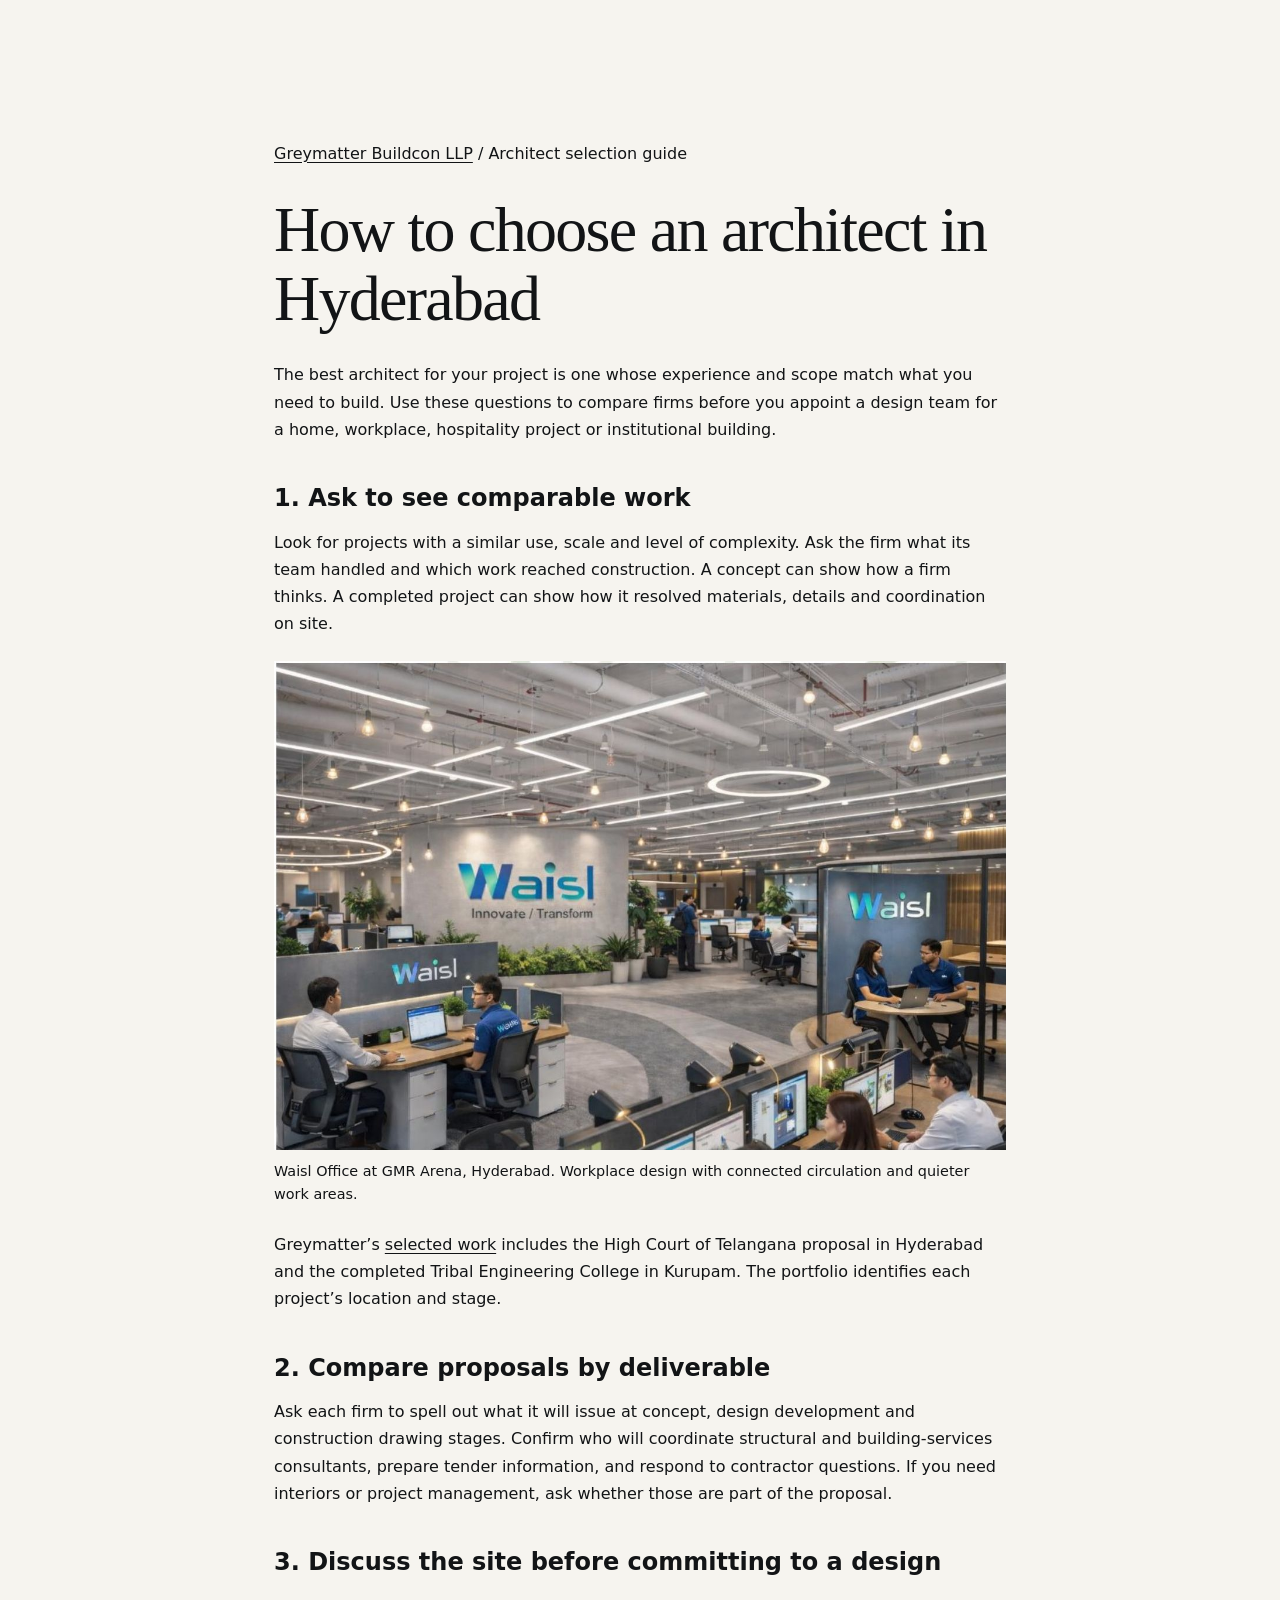
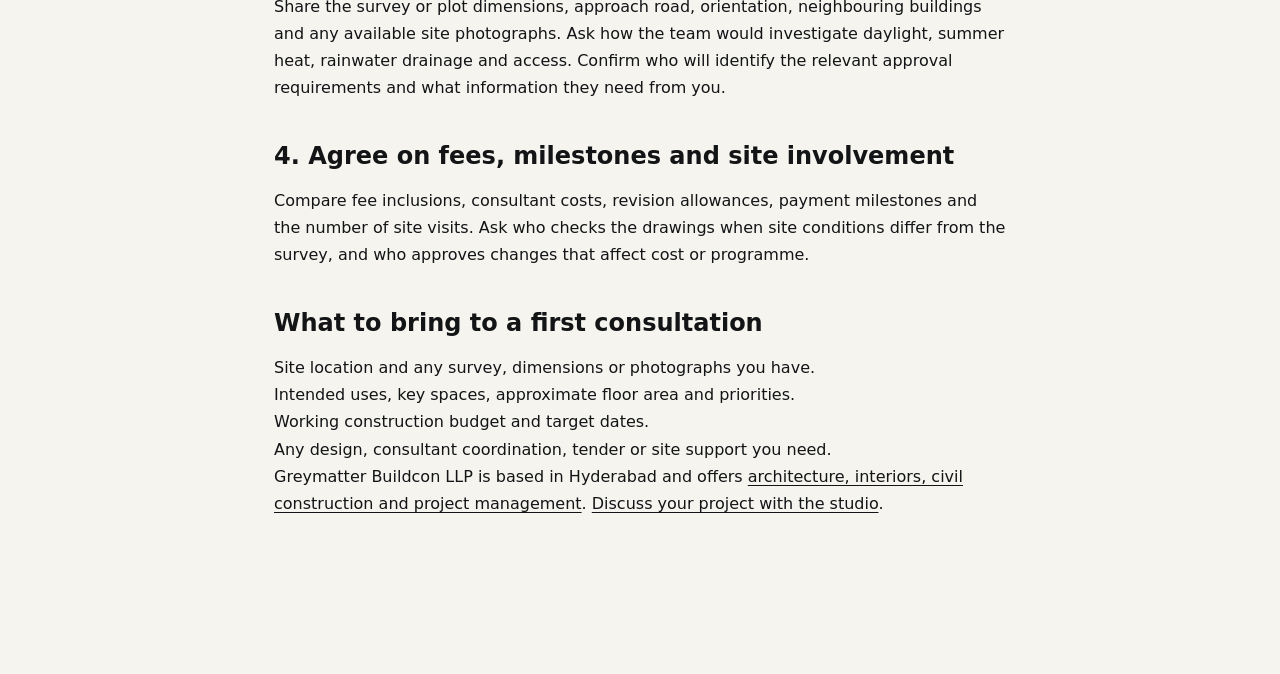
<file: choosing-an-architect-in-hyderabad.html>
<!doctype html>
<html lang="en-IN">
<head>
  <meta charset="utf-8">
  <meta name="viewport" content="width=device-width, initial-scale=1">
  <title>How to Choose an Architect in Hyderabad | Greymatter Architects</title>
  <meta name="description" content="Compare Hyderabad architecture firms by project experience, design scope, fees and site involvement. See what to bring to your first consultation.">
  <link rel="canonical" href="https://www.greymatterarchitects.com/choosing-an-architect-in-hyderabad.html">
  <meta property="og:type" content="article">
  <meta property="og:title" content="How to Choose an Architect in Hyderabad | Greymatter Architects">
  <meta property="og:description" content="What to ask about relevant experience, design deliverables, fees and site involvement before appointing an architect.">
  <meta property="og:url" content="https://www.greymatterarchitects.com/choosing-an-architect-in-hyderabad.html">
  <meta property="og:image" content="https://www.greymatterarchitects.com/assets/project-waisl-Ca5zR9uL.jpg">
  <link rel="icon" href="assets/logo-greymatter-DmrfHMXl.png">
  <link rel="stylesheet" href="styles.css">
</head>
<body>
  <main class="section">
    <article class="container architect-guide">
      <nav aria-label="Breadcrumb"><a href="./">Greymatter Buildcon LLP</a> / Architect selection guide</nav>
      <h1 class="display">How to choose an architect in Hyderabad</h1>
      <p>The best architect for your project is one whose experience and scope match what you need to build. Use these questions to compare firms before you appoint a design team for a home, workplace, hospitality project or institutional building.</p>

      <h2>1. Ask to see comparable work</h2>
      <p>Look for projects with a similar use, scale and level of complexity. Ask the firm what its team handled and which work reached construction. A concept can show how a firm thinks. A completed project can show how it resolved materials, details and coordination on site.</p>
      <figure>
        <img src="assets/project-waisl-Ca5zR9uL.jpg" alt="Workplace design for Waisl Office at GMR Arena in Hyderabad" width="1252" height="835">
        <figcaption>Waisl Office at GMR Arena, Hyderabad. Workplace design with connected circulation and quieter work areas.</figcaption>
      </figure>
      <p>Greymatter’s <a href="./#work">selected work</a> includes the High Court of Telangana proposal in Hyderabad and the completed Tribal Engineering College in Kurupam. The portfolio identifies each project’s location and stage.</p>

      <h2>2. Compare proposals by deliverable</h2>
      <p>Ask each firm to spell out what it will issue at concept, design development and construction drawing stages. Confirm who will coordinate structural and building-services consultants, prepare tender information, and respond to contractor questions. If you need interiors or project management, ask whether those are part of the proposal.</p>

      <h2>3. Discuss the site before committing to a design</h2>
      <p>Share the survey or plot dimensions, approach road, orientation, neighbouring buildings and any available site photographs. Ask how the team would investigate daylight, summer heat, rainwater drainage and access. Confirm who will identify the relevant approval requirements and what information they need from you.</p>

      <h2>4. Agree on fees, milestones and site involvement</h2>
      <p>Compare fee inclusions, consultant costs, revision allowances, payment milestones and the number of site visits. Ask who checks the drawings when site conditions differ from the survey, and who approves changes that affect cost or programme.</p>

      <h2>What to bring to a first consultation</h2>
      <ul>
        <li>Site location and any survey, dimensions or photographs you have.</li>
        <li>Intended uses, key spaces, approximate floor area and priorities.</li>
        <li>Working construction budget and target dates.</li>
        <li>Any design, consultant coordination, tender or site support you need.</li>
      </ul>
      <p>Greymatter Buildcon LLP is based in Hyderabad and offers <a href="./#services">architecture, interiors, civil construction and project management</a>. <a href="./#contact">Discuss your project with the studio</a>.</p>
    </article>
  </main>
</body>
</html>
</file>
<file: styles.css>
/* =========================================================
   Greymatter Buildcon LLP — redesigned site
   Editorial architecture studio aesthetic
   ========================================================= */

:root {
  --ink: #121416;
  --ink-soft: #33383a;
  --paper: #f6f4ef;
  --paper-2: #ece8df;
  --white: #ffffff;
  --brass: #b8955a;
  --brass-light: #d9bc85;
  --muted: #6d7274;
  --line: rgba(18, 20, 22, 0.13);
  --serif: "Iowan Old Style", "Palatino Linotype", "Book Antiqua", Palatino, Georgia, "Times New Roman", serif;
  --sans: "Inter", "Segoe UI", system-ui, -apple-system, "Helvetica Neue", Arial, sans-serif;
  --shadow: 0 24px 70px rgba(18, 20, 22, 0.08);
}

*,
*::before,
*::after { box-sizing: border-box; }

html {
  scroll-behavior: smooth;
  scroll-padding-top: 92px;
}

body {
  margin: 0;
  background: var(--paper);
  color: var(--ink);
  font-family: var(--sans);
  font-size: 16px;
  line-height: 1.65;
  -webkit-font-smoothing: antialiased;
  text-rendering: optimizeLegibility;
}

body.modal-open { overflow: hidden; }

img { display: block; max-width: 100%; }
a { color: inherit; text-decoration: none; }
button, input, select, textarea { font: inherit; }
button { cursor: pointer; }
ul, ol, dl, dd { margin: 0; padding: 0; }
ul, ol { list-style: none; }
h1, h2, h3, h4, p { margin-top: 0; }

:focus-visible {
  outline: 2px solid var(--brass);
  outline-offset: 4px;
}

::selection { background: var(--brass); color: var(--ink); }

.container {
  width: 100%;
  max-width: 1400px;
  margin-inline: auto;
  padding-inline: clamp(20px, 5vw, 76px);
}

.skip-link {
  position: fixed;
  top: -60px;
  left: 16px;
  z-index: 300;
  background: var(--ink);
  color: var(--paper);
  padding: 12px 18px;
  font-size: 13px;
  transition: top 0.2s;
}
.skip-link:focus { top: 12px; }

/* ---------- Reveal animation ---------- */
html.js .reveal {
  opacity: 0;
  transform: translateY(26px);
  transition: opacity 0.75s ease var(--d, 0s), transform 0.75s cubic-bezier(0.2, 0.7, 0.2, 1) var(--d, 0s);
}
html.js .reveal.in { opacity: 1; transform: none; }

/* ---------- Header ---------- */
.site-header {
  position: fixed;
  inset: 0 0 auto;
  z-index: 120;
  background: rgba(246, 244, 239, 0.94);
  backdrop-filter: blur(16px);
  -webkit-backdrop-filter: blur(16px);
  border-bottom: 1px solid transparent;
  transition: border-color 0.3s, box-shadow 0.3s;
}
.site-header.scrolled {
  border-bottom-color: var(--line);
  box-shadow: 0 10px 34px rgba(18, 20, 22, 0.06);
}
.header-inner {
  min-height: 82px;
  display: flex;
  align-items: center;
  gap: 28px;
}
.brand { flex: 0 0 auto; display: block; }
.brand img {
  width: 148px;
  height: auto;
  mix-blend-mode: multiply;
}
.nav { margin-left: auto; }
.nav ul { display: flex; align-items: center; gap: clamp(16px, 2.3vw, 34px); }
.nav a {
  position: relative;
  display: block;
  padding: 8px 0;
  font-size: 11px;
  font-weight: 700;
  letter-spacing: 0.15em;
  text-transform: uppercase;
  color: var(--ink-soft);
  transition: color 0.25s;
}
.nav a::after {
  content: "";
  position: absolute;
  left: 0;
  right: 100%;
  bottom: 2px;
  height: 1px;
  background: var(--brass);
  transition: right 0.3s;
}
.nav a:hover, .nav a.active { color: var(--ink); }
.nav a:hover::after, .nav a.active::after { right: 0; }

.btn {
  display: inline-flex;
  align-items: center;
  justify-content: center;
  gap: 10px;
  padding: 14px 22px;
  border: 1px solid transparent;
  border-radius: 2px;
  font-size: 11px;
  font-weight: 700;
  letter-spacing: 0.14em;
  text-transform: uppercase;
  transition: background-color 0.25s, color 0.25s, border-color 0.25s, transform 0.25s;
}
.btn:hover { transform: translateY(-2px); }
.btn-primary { background: var(--brass); color: var(--ink); }
.btn-primary:hover { background: var(--brass-light); }
.btn-ghost { border-color: rgba(246, 244, 239, 0.35); color: var(--paper); }
.btn-ghost:hover { border-color: var(--paper); background: rgba(255, 255, 255, 0.07); }
.btn-dark { background: var(--ink); color: var(--paper); }
.btn-dark:hover { background: #2c3133; }
.header-cta { padding: 12px 18px; white-space: nowrap; }
.btn-full { width: 100%; margin-top: 6px; }

.menu-toggle {
  display: none;
  width: 44px;
  height: 44px;
  padding: 11px 9px;
  border: 1px solid var(--line);
  background: transparent;
  border-radius: 2px;
}
.menu-toggle span {
  display: block;
  height: 1.5px;
  background: var(--ink);
  margin: 5px 0;
  transition: transform 0.3s, opacity 0.3s;
}
.menu-toggle[aria-expanded="true"] span:nth-child(1) { transform: translateY(6.5px) rotate(45deg); }
.menu-toggle[aria-expanded="true"] span:nth-child(2) { opacity: 0; }
.menu-toggle[aria-expanded="true"] span:nth-child(3) { transform: translateY(-6.5px) rotate(-45deg); }

/* ---------- Hero ---------- */
.hero {
  position: relative;
  min-height: 100svh;
  display: flex;
  flex-direction: column;
  justify-content: center;
  overflow: hidden;
  background: var(--ink);
  color: var(--paper);
  padding-top: 118px;
  padding-bottom: 30px;
}
.hero-media {
  position: absolute;
  inset: 0;
  width: 100%;
  height: 100%;
  object-fit: cover;
  object-position: center 38%;
  filter: saturate(0.65) contrast(1.06) brightness(0.72);
}
.hero::after {
  content: "";
  position: absolute;
  inset: 0;
  background:
    linear-gradient(90deg, rgba(9, 11, 12, 0.88) 0%, rgba(9, 11, 12, 0.58) 52%, rgba(9, 11, 12, 0.28) 100%),
    linear-gradient(0deg, rgba(9, 11, 12, 0.85) 0%, transparent 44%);
}
.hero-inner, .hero-foot { position: relative; z-index: 2; }
.hero-inner { padding-block: clamp(56px, 9vh, 110px); }
.eyebrow {
  display: flex;
  align-items: center;
  gap: 12px;
  margin: 0 0 26px;
  color: var(--brass);
  font-size: 11px;
  font-weight: 700;
  letter-spacing: 0.22em;
  text-transform: uppercase;
}
.eyebrow .dot { width: 4px; height: 4px; border-radius: 50%; background: currentColor; opacity: 0.75; }
.eyebrow.light { color: var(--brass-light); }
.hero h1 {
  max-width: 15ch;
  margin: 0;
  font-family: var(--serif);
  font-size: clamp(3.1rem, 8.1vw, 7.6rem);
  font-weight: 400;
  line-height: 0.96;
  letter-spacing: -0.035em;
}
.hero h1 em { color: var(--brass-light); font-style: italic; }
.hero-copy {
  max-width: 54ch;
  margin: 32px 0 0;
  color: rgba(246, 244, 239, 0.8);
  font-size: clamp(1rem, 1.35vw, 1.2rem);
  line-height: 1.7;
}
.hero-actions { display: flex; flex-wrap: wrap; gap: 12px; margin-top: 38px; }
.hero-foot {
  display: flex;
  align-items: flex-end;
  justify-content: space-between;
  gap: 30px;
}
.hero-meta {
  display: flex;
  flex-direction: column;
  gap: 10px;
  margin: 0;
  color: rgba(246, 244, 239, 0.62);
  font-size: 10px;
  font-weight: 700;
  letter-spacing: 0.19em;
  text-transform: uppercase;
}
.scroll-cue span { display: inline-block; margin-left: 6px; animation: nudge 2s ease-in-out infinite; }
@keyframes nudge { 0%, 100% { transform: translateY(0); } 50% { transform: translateY(5px); } }
.quick-stats { display: flex; flex-wrap: wrap; gap: clamp(22px, 4vw, 64px); }
.quick-stats li { min-width: 90px; }
.quick-stats strong {
  display: block;
  font-family: var(--serif);
  font-size: clamp(1.7rem, 3vw, 2.7rem);
  font-weight: 400;
  line-height: 1;
}
.quick-stats span {
  display: block;
  margin-top: 7px;
  color: rgba(246, 244, 239, 0.6);
  font-size: 10px;
  letter-spacing: 0.16em;
  text-transform: uppercase;
}

/* ---------- Section basics ---------- */
.section { padding-block: clamp(88px, 11vw, 158px); }
.section-head { margin-bottom: clamp(44px, 5vw, 68px); }
.section-head.split {
  display: flex;
  align-items: flex-end;
  justify-content: space-between;
  flex-wrap: wrap;
  gap: 34px 60px;
}
.display {
  max-width: 23ch;
  margin: 0;
  font-family: var(--serif);
  font-size: clamp(2.3rem, 5vw, 4.5rem);
  font-weight: 400;
  line-height: 1.08;
  letter-spacing: -0.027em;
}
.display-soft { color: var(--muted); }
.section-note { max-width: 42ch; margin: 0; color: var(--muted); font-size: 15px; }

/* ---------- Studio ---------- */
.studio { background: var(--paper); }
.studio-grid {
  display: grid;
  grid-template-columns: minmax(0, 0.9fr) minmax(0, 1.1fr);
  gap: clamp(44px, 7vw, 110px);
  align-items: start;
}
.brand-plate {
  display: inline-block;
  padding: 16px;
  background: var(--white);
  box-shadow: var(--shadow);
}
.brand-plate img { width: min(100%, 250px); height: auto; }
.place-note {
  margin: 28px 0 8px;
  color: var(--brass);
  font-size: 11px;
  font-weight: 700;
  letter-spacing: 0.2em;
  text-transform: uppercase;
}
.intro-note { max-width: 34ch; margin: 0; color: var(--muted); font-size: 15px; }
.studio-cards { display: grid; gap: 18px; }
.info-card {
  padding: clamp(26px, 3.4vw, 44px);
  background: var(--white);
  border: 1px solid var(--line);
  transition: border-color 0.3s, transform 0.3s, box-shadow 0.3s;
}
.info-card:hover { border-color: var(--brass); transform: translateY(-3px); box-shadow: var(--shadow); }
.card-label {
  margin: 0 0 16px;
  color: var(--brass);
  font-size: 10px;
  font-weight: 700;
  letter-spacing: 0.21em;
  text-transform: uppercase;
}
.info-card p:last-child {
  margin: 0;
  font-family: var(--serif);
  font-size: clamp(1.15rem, 2vw, 1.6rem);
  line-height: 1.45;
}
.stat-strip {
  display: grid;
  grid-template-columns: repeat(4, minmax(0, 1fr));
  margin: clamp(52px, 7vw, 84px) 0 0;
  padding-top: 34px;
  border-top: 1px solid var(--line);
}
.stat-strip li { padding: 0 24px 0 0; border-right: 1px solid var(--line); }
.stat-strip li + li { padding-left: 28px; }
.stat-strip li:last-child { border-right: 0; }
.stat-strip strong {
  display: block;
  font-family: var(--serif);
  font-size: clamp(2.2rem, 4.2vw, 3.5rem);
  font-weight: 400;
  line-height: 1;
}
.stat-strip span {
  display: block;
  margin-top: 10px;
  color: var(--muted);
  font-size: 10px;
  font-weight: 700;
  letter-spacing: 0.16em;
  text-transform: uppercase;
}

/* ---------- Work ---------- */
.work { background: var(--white); }
.filter-bar {
  display: flex;
  flex-wrap: wrap;
  gap: 9px;
  margin-bottom: clamp(34px, 4vw, 52px);
  padding-bottom: 26px;
  border-bottom: 1px solid var(--line);
}
.filter {
  padding: 9px 16px;
  border: 1px solid var(--line);
  border-radius: 100px;
  background: transparent;
  color: var(--muted);
  font-size: 10px;
  font-weight: 700;
  letter-spacing: 0.13em;
  text-transform: uppercase;
  transition: background-color 0.25s, color 0.25s, border-color 0.25s;
}
.filter span { margin-left: 5px; opacity: 0.5; }
.filter:hover { color: var(--ink); border-color: var(--ink); }
.filter.is-active { background: var(--ink); border-color: var(--ink); color: var(--paper); }
.projects-grid {
  display: grid;
  grid-template-columns: repeat(2, minmax(0, 1fr));
  gap: clamp(46px, 5vw, 76px) clamp(24px, 3.2vw, 50px);
}
.project-card.is-hidden { display: none; }
.project-media {
  position: relative;
  display: block;
  width: 100%;
  padding: 0;
  border: 0;
  background: var(--paper-2);
  aspect-ratio: 4 / 3;
  overflow: hidden;
}
.project-media img {
  width: 100%;
  height: 100%;
  object-fit: cover;
  transition: transform 0.8s cubic-bezier(0.2, 0.7, 0.2, 1), filter 0.5s;
}
.project-card:hover .project-media img { transform: scale(1.055); }
.status {
  position: absolute;
  top: 16px;
  left: 16px;
  display: inline-flex;
  align-items: center;
  gap: 7px;
  padding: 7px 11px;
  background: rgba(255, 255, 255, 0.94);
  color: var(--ink);
  font-size: 9px;
  font-weight: 700;
  letter-spacing: 0.15em;
  text-transform: uppercase;
}
.status::before { content: ""; width: 6px; height: 6px; border-radius: 50%; background: var(--muted); }
.status--completed::before { background: #5c8a63; }
.status--ongoing::before { background: var(--brass); }
.status--proposed::before { background: #8b9296; }
.media-index {
  position: absolute;
  top: 14px;
  right: 18px;
  color: var(--white);
  font-family: var(--serif);
  font-size: 22px;
  text-shadow: 0 1px 12px rgba(0, 0, 0, 0.5);
}
.media-arrow {
  position: absolute;
  right: 18px;
  bottom: 18px;
  display: grid;
  place-items: center;
  width: 40px;
  height: 40px;
  border-radius: 50%;
  background: var(--paper);
  color: var(--ink);
  font-size: 18px;
  opacity: 0;
  transform: translateY(12px);
  transition: opacity 0.3s, transform 0.3s;
}
.project-card:hover .media-arrow,
.project-media:focus-visible .media-arrow { opacity: 1; transform: none; }
.project-body { padding-top: 22px; }
.project-meta {
  margin: 0 0 10px;
  color: var(--brass);
  font-size: 10px;
  font-weight: 700;
  letter-spacing: 0.18em;
  text-transform: uppercase;
}
.project-body h3 {
  margin: 0 0 6px;
  font-family: var(--serif);
  font-size: clamp(1.5rem, 2.5vw, 2.15rem);
  font-weight: 400;
  line-height: 1.16;
  letter-spacing: -0.012em;
}
.project-location { margin: 0 0 12px; color: var(--muted); font-size: 13px; }
.project-desc { max-width: 55ch; margin: 0; color: var(--ink-soft); font-size: 14px; line-height: 1.72; }

/* ---------- Services ---------- */
.services { background: var(--paper); }
.services-list { border-top: 1px solid var(--line); }
.service-item { border-bottom: 1px solid var(--line); }
.service-heading { margin: 0; }
.service-trigger {
  display: grid;
  grid-template-columns: 56px 1fr 40px;
  align-items: center;
  gap: 18px;
  width: 100%;
  padding: 28px 0;
  border: 0;
  background: transparent;
  color: var(--ink);
  text-align: left;
}
.service-num { color: var(--brass); font-size: 11px; font-weight: 700; letter-spacing: 0.16em; }
.service-title {
  font-family: var(--serif);
  font-size: clamp(1.5rem, 3vw, 2.5rem);
  font-weight: 400;
  line-height: 1.2;
  transition: color 0.25s;
}
.service-trigger:hover .service-title { color: #82683d; }
.service-icon {
  justify-self: end;
  display: grid;
  place-items: center;
  width: 36px;
  height: 36px;
  border: 1px solid var(--line);
  border-radius: 50%;
  font-size: 21px;
  line-height: 1;
  transition: transform 0.3s, background-color 0.3s, color 0.3s, border-color 0.3s;
}
.service-trigger[aria-expanded="true"] .service-icon {
  transform: rotate(45deg);
  background: var(--ink);
  border-color: var(--ink);
  color: var(--paper);
}
.service-panel { display: grid; grid-template-rows: 0fr; transition: grid-template-rows 0.42s ease; }
.service-panel.open { grid-template-rows: 1fr; }
.service-panel > div { overflow: hidden; }
.service-panel-inner {
  display: flex;
  align-items: flex-end;
  justify-content: space-between;
  flex-wrap: wrap;
  gap: 22px 40px;
  padding: 0 0 32px 74px;
}
.service-panel-inner p { max-width: 62ch; margin: 0; color: var(--muted); }
.text-link {
  padding: 0 0 4px;
  border: 0;
  border-bottom: 1px solid var(--brass);
  background: transparent;
  color: var(--ink);
  font-size: 10px;
  font-weight: 700;
  letter-spacing: 0.15em;
  text-transform: uppercase;
  white-space: nowrap;
}
.text-link:hover { color: #82683d; }

/* ---------- Philosophy ---------- */
.philosophy {
  position: relative;
  overflow: hidden;
  background: var(--ink);
  color: var(--paper);
}
.philosophy::before {
  content: "";
  position: absolute;
  width: 60vw;
  height: 60vw;
  right: -18vw;
  top: -30vw;
  border: 1px solid rgba(255, 255, 255, 0.06);
  border-radius: 50%;
  box-shadow: 0 0 0 8vw rgba(255, 255, 255, 0.015), 0 0 0 16vw rgba(255, 255, 255, 0.01);
  pointer-events: none;
}
.philosophy-grid {
  position: relative;
  display: grid;
  grid-template-columns: minmax(0, 0.8fr) minmax(0, 1.2fr);
  gap: clamp(44px, 7vw, 110px);
  align-items: center;
}
.philosophy-copy {
  max-width: 42ch;
  margin: 0;
  color: rgba(246, 244, 239, 0.72);
  font-family: var(--serif);
  font-size: clamp(1.2rem, 2vw, 1.65rem);
  line-height: 1.55;
}
.philosophy-lines p {
  margin: 0;
  font-family: var(--serif);
  font-size: clamp(2.6rem, 6.1vw, 5.6rem);
  font-weight: 400;
  line-height: 1.06;
  letter-spacing: -0.03em;
  white-space: nowrap;
}
.philosophy-lines p:nth-child(2) { padding-left: clamp(0px, 4vw, 60px); color: var(--brass-light); }
.philosophy-lines p:nth-child(3) { padding-left: clamp(0px, 8vw, 120px); }

/* ---------- Journey ---------- */
.journey { background: var(--paper); }
.timeline { position: relative; }
.timeline::before {
  content: "";
  position: absolute;
  top: 10px;
  bottom: 40px;
  left: 112px;
  width: 1px;
  background: var(--line);
}
.milestone {
  position: relative;
  display: grid;
  grid-template-columns: 100px 1fr;
  gap: 36px;
  padding-bottom: clamp(38px, 4vw, 56px);
}
.milestone:last-child { padding-bottom: 0; }
.year {
  margin: 0;
  padding-top: 2px;
  font-family: var(--serif);
  font-size: clamp(1.6rem, 2.6vw, 2.2rem);
  line-height: 1;
  text-align: right;
}
.body { position: relative; padding-left: 2px; }
.body::before {
  content: "";
  position: absolute;
  left: -25px;
  top: 11px;
  width: 11px;
  height: 11px;
  border: 2px solid var(--brass);
  border-radius: 50%;
  background: var(--paper);
  box-shadow: 0 0 0 5px var(--paper);
}
.body h3 {
  margin: 0 0 8px;
  font-family: var(--serif);
  font-size: clamp(1.3rem, 2.2vw, 1.8rem);
  font-weight: 400;
  line-height: 1.2;
}
.body p { max-width: 62ch; margin: 0; color: var(--muted); font-size: 14px; }

/* ---------- Team ---------- */
.team { background: var(--white); }
.team-grid {
  display: grid;
  grid-template-columns: repeat(4, minmax(0, 1fr));
  gap: clamp(16px, 2.4vw, 30px);
}
.team-media {
  aspect-ratio: 4 / 5;
  overflow: hidden;
  background: var(--paper-2);
}
.team-media img {
  width: 100%;
  height: 100%;
  object-fit: cover;
  filter: grayscale(1) contrast(1.03);
  transition: transform 0.7s cubic-bezier(0.2, 0.7, 0.2, 1), filter 0.6s;
}
.team-card:hover .team-media img { transform: scale(1.045); filter: grayscale(0); }
.team-info { padding-top: 20px; }
.role {
  margin: 0 0 8px;
  color: var(--brass);
  font-size: 10px;
  font-weight: 700;
  letter-spacing: 0.18em;
  text-transform: uppercase;
}
.team-info h3 {
  margin: 0 0 9px;
  font-family: var(--serif);
  font-size: clamp(1.2rem, 1.8vw, 1.6rem);
  font-weight: 400;
  line-height: 1.22;
}
.team-info a {
  color: var(--muted);
  font-size: 13px;
  overflow-wrap: anywhere;
  border-bottom: 1px solid transparent;
  transition: color 0.25s, border-color 0.25s;
}
.team-info a:hover { color: var(--ink); border-bottom-color: var(--brass); }

/* ---------- Contact ---------- */
.contact { background: var(--paper-2); }
.contact-grid {
  display: grid;
  grid-template-columns: minmax(0, 0.9fr) minmax(0, 1.1fr);
  gap: clamp(44px, 7vw, 100px);
  align-items: start;
}
.contact-intro .display { max-width: 12ch; font-size: clamp(2.7rem, 5.6vw, 4.9rem); }
.contact-dl { margin-top: clamp(38px, 5vw, 60px); }
.contact-dl > div { padding: 18px 0; border-top: 1px solid var(--line); }
.contact-dl dt {
  margin-bottom: 6px;
  color: var(--muted);
  font-size: 10px;
  font-weight: 700;
  letter-spacing: 0.18em;
  text-transform: uppercase;
}
.contact-dl dd { font-family: var(--serif); font-size: clamp(1.1rem, 1.6vw, 1.35rem); }
.contact-dl dd a { border-bottom: 1px solid transparent; transition: border-color 0.25s; }
.contact-dl dd a:hover { border-bottom-color: var(--brass); }

.contact-form {
  padding: clamp(26px, 3.6vw, 48px);
  background: var(--white);
  border: 1px solid var(--line);
  box-shadow: var(--shadow);
}
.field-row { display: grid; grid-template-columns: repeat(2, minmax(0, 1fr)); gap: 20px; }
.field { margin-bottom: 20px; }
.field label {
  display: block;
  margin-bottom: 9px;
  color: var(--muted);
  font-size: 10px;
  font-weight: 700;
  letter-spacing: 0.16em;
  text-transform: uppercase;
}
.field label span { color: #ac5340; }
.field input, .field select, .field textarea {
  width: 100%;
  padding: 13px 15px;
  border: 1px solid var(--line);
  border-radius: 2px;
  background: var(--paper);
  color: var(--ink);
  font-size: 15px;
  transition: border-color 0.2s, background-color 0.2s, box-shadow 0.2s;
}
.field textarea { min-height: 132px; resize: vertical; }
.field input::placeholder, .field textarea::placeholder { color: #9a9e9f; }
.field input:focus, .field select:focus, .field textarea:focus {
  outline: none;
  border-color: var(--brass);
  background: var(--white);
  box-shadow: 0 0 0 3px rgba(184, 149, 90, 0.16);
}
.field.invalid input, .field.invalid textarea { border-color: #ac5340; }
.field-error { display: block; min-height: 0; color: #ac5340; font-size: 12px; }
.field-error:not(:empty) { padding-top: 6px; }
.form-error { margin: 0 0 14px; color: #ac5340; font-size: 13px; }
.form-success {
  margin: 0 0 18px;
  padding: 16px 18px;
  border: 1px solid var(--brass);
  background: rgba(184, 149, 90, 0.11);
  font-size: 14px;
  line-height: 1.6;
}
.form-success strong, .form-success span { display: block; }
.form-success a { display: inline-block; margin-top: 8px; font-weight: 700; text-decoration: underline; text-underline-offset: 3px; }
.form-note { margin: 14px 0 0; color: var(--muted); font-size: 12px; }

/* ---------- FAQ ---------- */
.faq { background: var(--white); }
.faq-grid {
  display: grid;
  grid-template-columns: minmax(0, 0.85fr) minmax(0, 1.15fr);
  gap: clamp(44px, 7vw, 100px);
  align-items: start;
}
.faq-grid .section-note { margin-top: 24px; }
.faq-list { border-top: 1px solid var(--line); }
.faq-item { border-bottom: 1px solid var(--line); }
.faq-item summary {
  position: relative;
  padding: 22px 40px 22px 0;
  cursor: pointer;
  font-family: var(--serif);
  font-size: clamp(1.1rem, 1.8vw, 1.45rem);
  line-height: 1.35;
  list-style: none;
}
.faq-item summary::-webkit-details-marker { display: none; }
.faq-item summary::after {
  content: "+";
  position: absolute;
  right: 4px;
  top: 20px;
  width: 28px;
  height: 28px;
  display: grid;
  place-items: center;
  border: 1px solid var(--line);
  border-radius: 50%;
  font-family: var(--sans);
  font-size: 19px;
  line-height: 1;
  transition: transform 0.3s, background-color 0.3s, color 0.3s, border-color 0.3s;
}
.faq-item[open] summary::after {
  content: "−";
  transform: rotate(180deg);
  background: var(--ink);
  border-color: var(--ink);
  color: var(--paper);
}
.faq-item p { margin: 0; padding: 0 40px 24px 0; color: var(--muted); font-size: 14px; line-height: 1.75; }
.faq-item a { color: var(--ink); border-bottom: 1px solid var(--brass); }

/* ---------- Footer ---------- */
.site-footer {
  padding-block: clamp(72px, 8vw, 112px) 28px;
  background: #0d0f10;
  color: rgba(246, 244, 239, 0.7);
}
.footer-top {
  display: grid;
  grid-template-columns: 1.7fr 0.7fr 1fr;
  gap: clamp(36px, 5vw, 80px);
  padding-bottom: clamp(54px, 6vw, 80px);
}
.wordmark {
  display: inline-block;
  color: var(--paper);
  font-family: var(--serif);
  font-size: clamp(2.5rem, 4vw, 3.5rem);
  line-height: 1;
  letter-spacing: -0.02em;
}
.wordmark span { color: var(--brass); }
.footer-sub { margin: 10px 0 0; color: var(--brass-light); font-size: 11px; letter-spacing: 0.22em; text-transform: uppercase; }
.footer-copy { max-width: 42ch; margin: 26px 0 0; font-size: 14px; }
.footer-top h2 {
  margin: 4px 0 22px;
  color: var(--paper);
  font-size: 10px;
  font-weight: 700;
  letter-spacing: 0.2em;
  text-transform: uppercase;
}
.footer-top ul { display: grid; gap: 12px; font-size: 14px; }
.footer-top a { transition: color 0.25s; }
.footer-top a:hover { color: var(--brass-light); }
.footer-bottom {
  display: flex;
  align-items: center;
  justify-content: space-between;
  flex-wrap: wrap;
  gap: 14px 30px;
  padding-top: 24px;
  border-top: 1px solid rgba(255, 255, 255, 0.12);
  font-size: 12px;
}
.footer-bottom p { margin: 0; }
.footer-bottom a:hover { color: var(--brass-light); }

.to-top {
  position: fixed;
  right: 22px;
  bottom: 22px;
  z-index: 90;
  display: grid;
  place-items: center;
  width: 46px;
  height: 46px;
  border: 1px solid var(--line);
  border-radius: 50%;
  background: var(--paper);
  color: var(--ink);
  font-size: 20px;
  opacity: 0;
  pointer-events: none;
  transform: translateY(10px);
  transition: opacity 0.3s, transform 0.3s, background-color 0.3s;
}
.to-top.show { opacity: 1; pointer-events: auto; transform: none; }
.to-top:hover { background: var(--brass); }

/* ---------- Project modal ---------- */
.modal[hidden] { display: none; }
.modal {
  position: fixed;
  inset: 0;
  z-index: 200;
  display: grid;
  place-items: center;
  padding: clamp(14px, 4vw, 48px);
}
.modal-backdrop { position: absolute; inset: 0; background: rgba(7, 9, 10, 0.82); backdrop-filter: blur(6px); }
.modal-panel {
  position: relative;
  z-index: 1;
  display: grid;
  grid-template-columns: 1.1fr 0.9fr;
  width: min(100%, 1040px);
  max-height: min(88vh, 900px);
  overflow: auto;
  background: var(--paper);
  box-shadow: 0 40px 100px rgba(0, 0, 0, 0.45);
}
.modal-close {
  position: absolute;
  top: 14px;
  right: 14px;
  z-index: 2;
  display: grid;
  place-items: center;
  width: 40px;
  height: 40px;
  border: 0;
  border-radius: 50%;
  background: var(--paper);
  color: var(--ink);
  font-size: 25px;
  line-height: 1;
}
.modal-close:hover { background: var(--brass); }
.modal-media { min-height: 380px; background: var(--paper-2); }
.modal-media img { width: 100%; height: 100%; object-fit: cover; }
.modal-content { padding: clamp(28px, 4vw, 58px); }
.modal-content h3 {
  margin: 0 0 10px;
  font-family: var(--serif);
  font-size: clamp(1.9rem, 3.4vw, 3rem);
  font-weight: 400;
  line-height: 1.12;
}
.modal-location { margin: 0 0 24px; color: var(--muted); font-size: 14px; }
.modal-desc { margin: 0 0 30px; color: var(--ink-soft); font-size: 15px; line-height: 1.75; }

/* ---------- Responsive ---------- */
@media (max-width: 1080px) {
  .philosophy-grid { grid-template-columns: 1fr; gap: 44px; }
  .philosophy-lines p { white-space: normal; }
  .team-grid { grid-template-columns: repeat(2, minmax(0, 1fr)); gap: 32px 24px; }
  .footer-top { grid-template-columns: 1.2fr 1fr; }
  .footer-top > div:last-child { grid-column: 1 / -1; }
}

@media (max-width: 900px) {
  .header-inner { min-height: 72px; }
  .header-cta { display: none; }
  .menu-toggle { display: block; margin-left: auto; }
  .nav {
    position: fixed;
    top: 72px;
    left: 0;
    right: 0;
    margin: 0;
    padding: 20px clamp(20px, 5vw, 76px) 30px;
    background: var(--paper);
    border-bottom: 1px solid var(--line);
    box-shadow: 0 18px 36px rgba(18, 20, 22, 0.09);
    opacity: 0;
    visibility: hidden;
    transform: translateY(-12px);
    transition: opacity 0.25s, transform 0.25s, visibility 0.25s;
  }
  .nav.open { opacity: 1; visibility: visible; transform: none; }
  .nav ul { flex-direction: column; align-items: stretch; gap: 0; }
  .nav a { padding: 13px 0; border-bottom: 1px solid var(--line); font-size: 12px; }
  .nav a::after { display: none; }
  .studio-grid, .contact-grid, .faq-grid { grid-template-columns: 1fr; }
  .contact-intro .display { max-width: 18ch; }
  .hero { padding-top: 100px; }
}

@media (max-width: 760px) {
  .hero { min-height: auto; padding-top: 132px; padding-bottom: 34px; }
  .hero-inner { padding-block: 46px 60px; }
  .hero h1 { font-size: clamp(2.9rem, 12vw, 4.6rem); }
  .hero-foot { flex-direction: column; align-items: flex-start; gap: 26px; }
  .quick-stats { gap: 26px 38px; }
  .stat-strip { grid-template-columns: repeat(2, minmax(0, 1fr)); row-gap: 30px; }
  .stat-strip li:nth-child(2) { border-right: 0; }
  .stat-strip li:nth-child(3), .stat-strip li:nth-child(4) { padding-left: 0; border-top: 1px solid var(--line); padding-top: 26px; }
  .projects-grid { grid-template-columns: 1fr; gap: 46px; }
  .timeline::before { left: 5px; }
  .milestone { grid-template-columns: 1fr; gap: 8px; padding-left: 30px; }
  .year { text-align: left; }
  .body::before { left: -30px; }
  .service-trigger { grid-template-columns: 38px 1fr 32px; gap: 12px; }
  .service-panel-inner { padding-left: 50px; }
  .field-row { grid-template-columns: 1fr; gap: 0; }
  .footer-top { grid-template-columns: 1fr; gap: 38px; }
  .footer-top > div:last-child { grid-column: auto; }
  .modal-panel { grid-template-columns: 1fr; max-height: 90vh; }
  .modal-media { min-height: 0; height: 270px; }
  .modal-content { padding: 26px; }
}

@media (max-width: 520px) {
  .brand img { width: 124px; }
  .display { font-size: clamp(2rem, 9vw, 2.8rem); }
  .hero h1 { font-size: clamp(2.5rem, 11.5vw, 3.6rem); }
  .hero-actions .btn { width: 100%; }
  .filter { padding: 8px 13px; font-size: 9px; }
  .team-grid { grid-template-columns: 1fr; gap: 36px; }
  .philosophy-lines p { font-size: clamp(2.1rem, 10vw, 3.2rem); }
  .footer-bottom { flex-direction: column; align-items: flex-start; }
}

@media (prefers-reduced-motion: reduce) {
  html { scroll-behavior: auto; }
  html.js .reveal { opacity: 1; transform: none; transition: none; }
  *, *::before, *::after { animation-duration: 0.01ms !important; animation-iteration-count: 1 !important; transition-duration: 0.01ms !important; }
}

/* Architect selection guide */
.architect-guide { max-width: 860px; }
.architect-guide h1 { margin-block: 28px; }
.architect-guide h2 { margin-block: 36px 10px; }
.architect-guide p, .architect-guide li { line-height: 1.7; }
.architect-guide a, .faq-list > p a { text-decoration: underline; text-underline-offset: .2em; }
.architect-guide figure { margin: 24px 0; }
.architect-guide figure img { display: block; width: 100%; height: auto; }
.architect-guide figcaption { margin-top: 10px; font-size: .9rem; }
</file>
